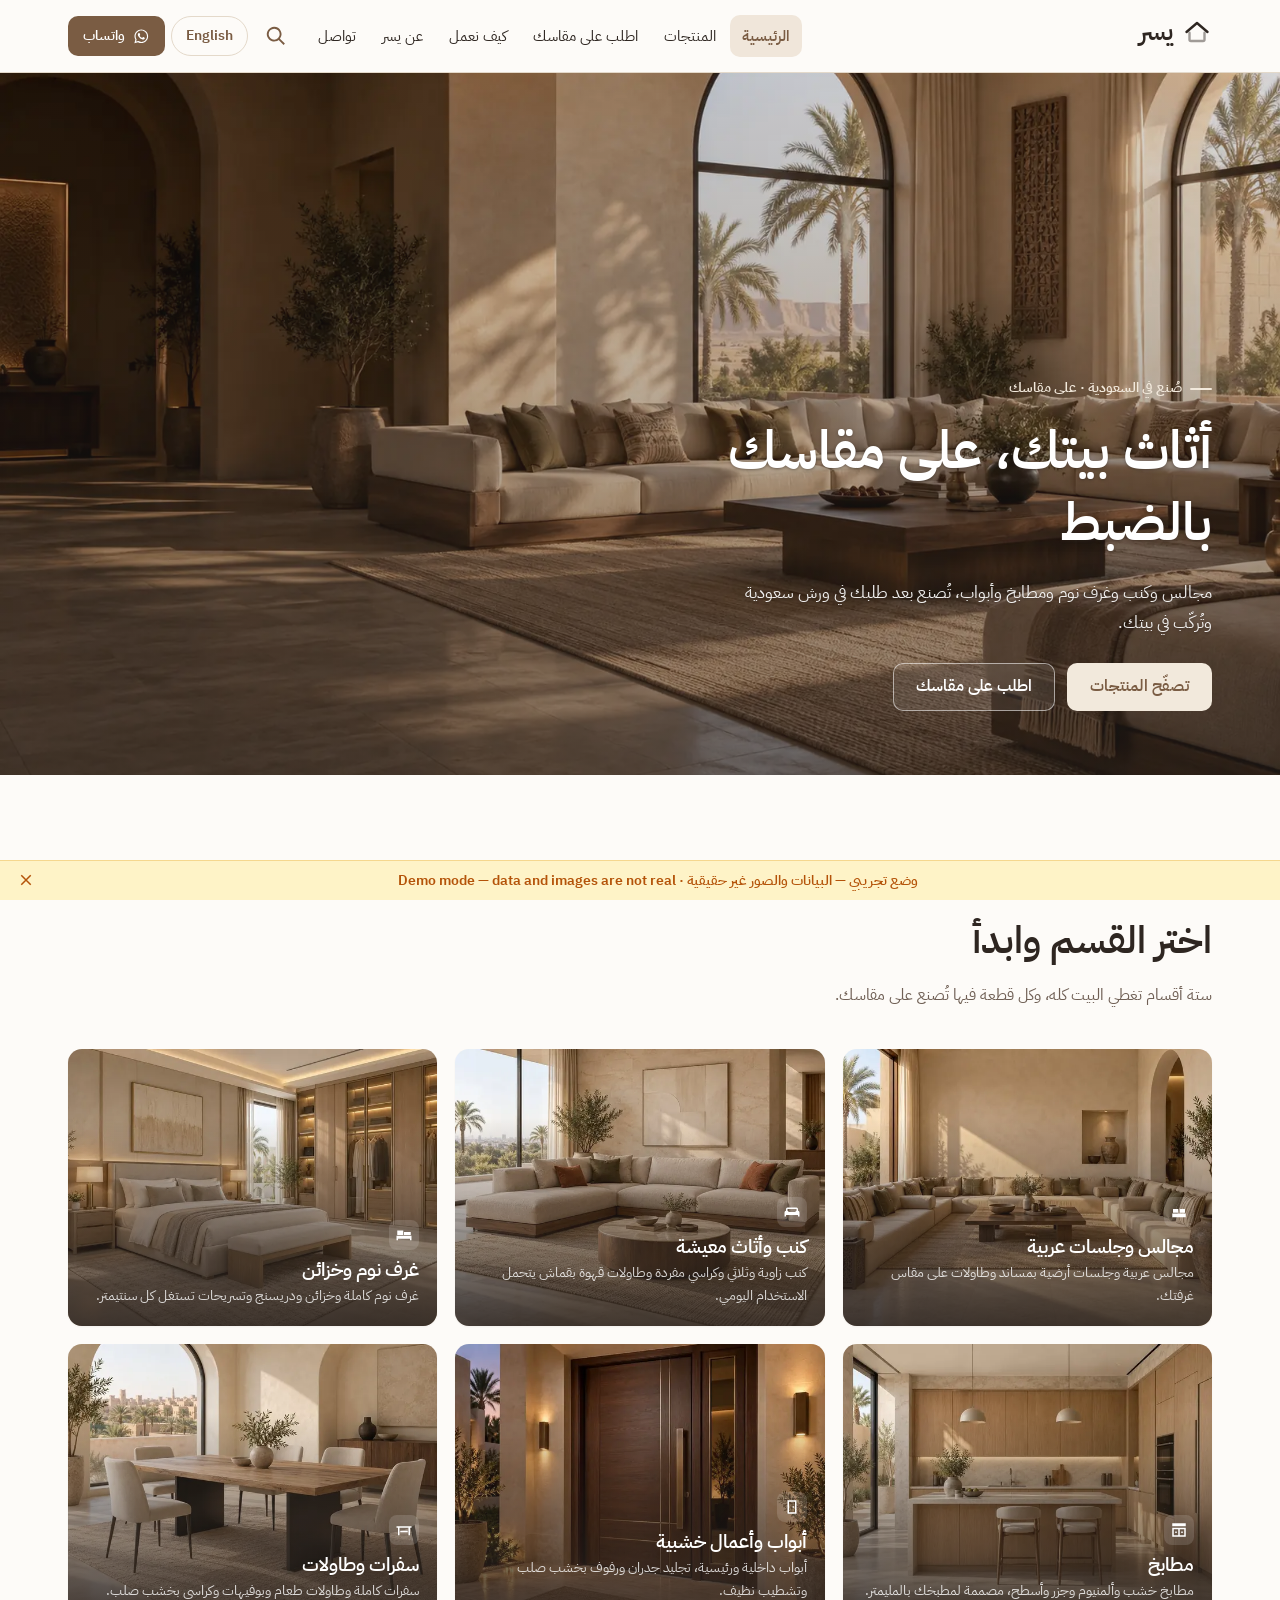
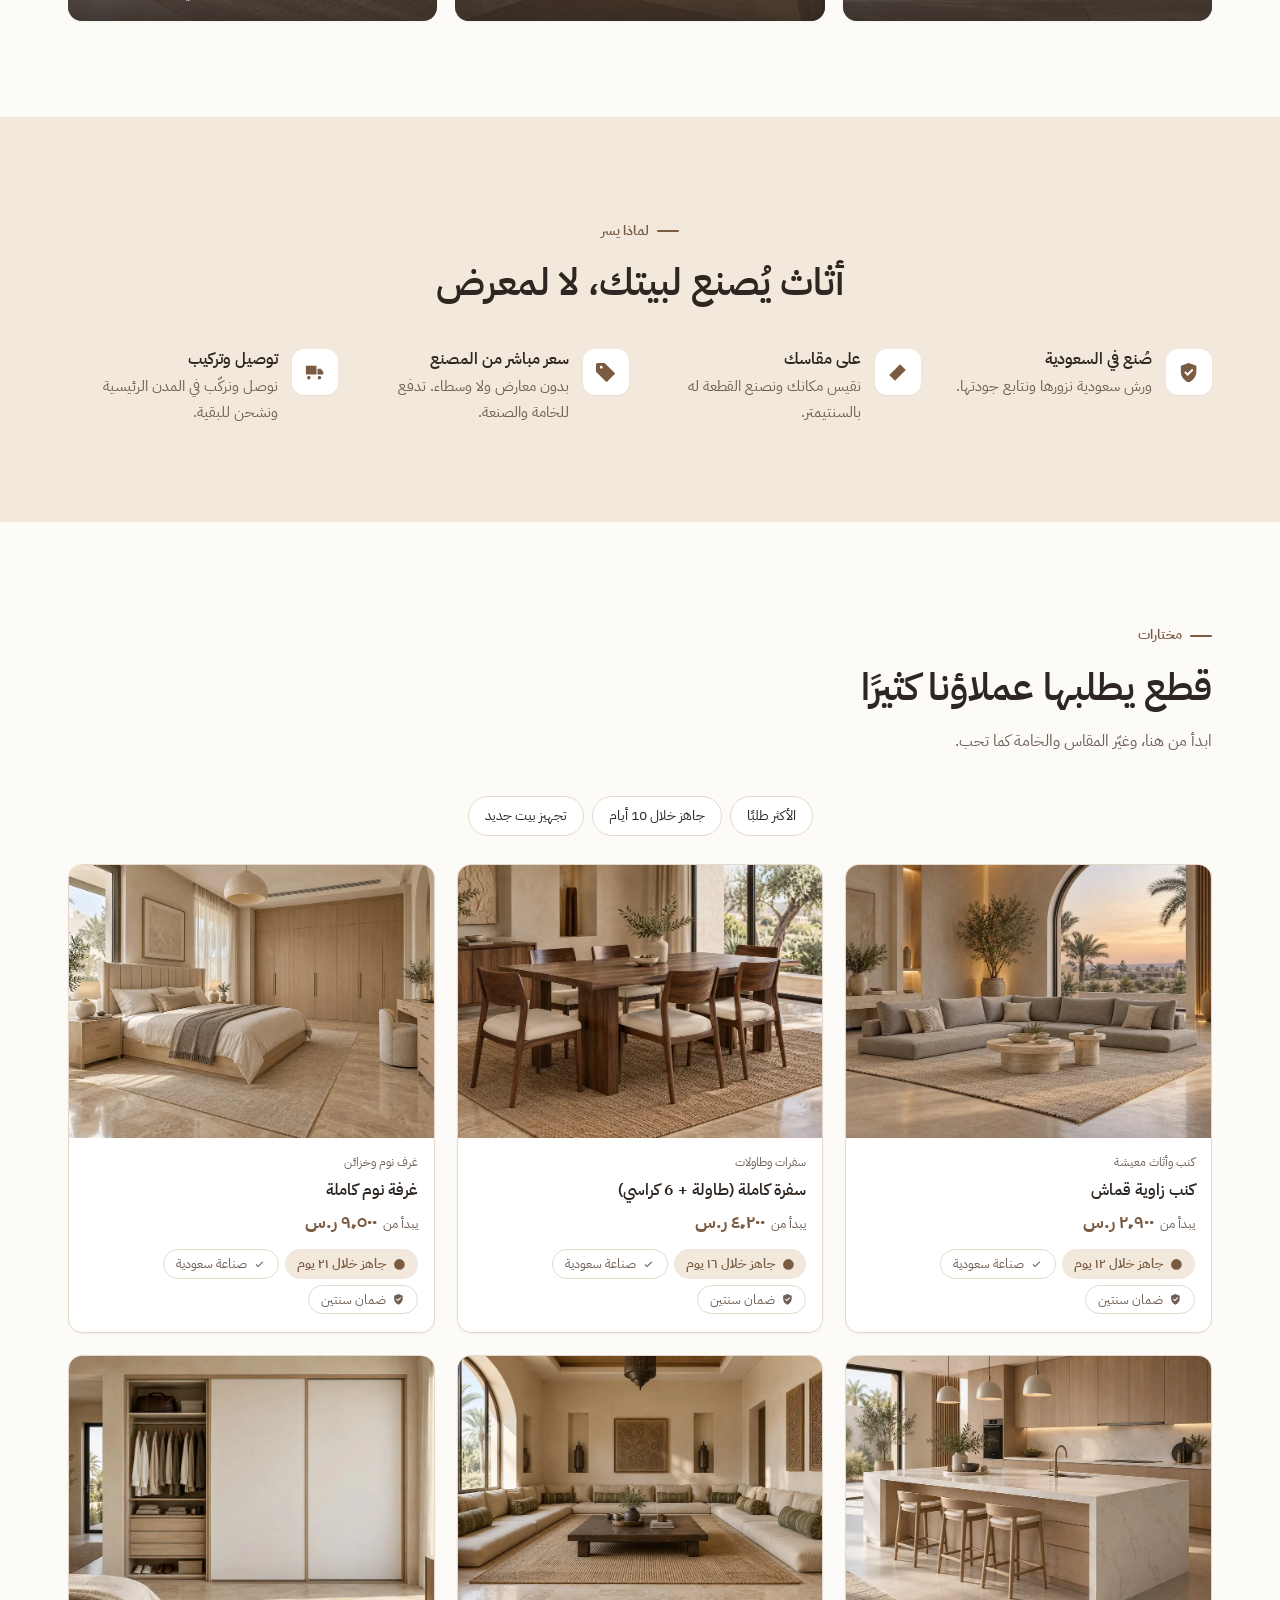
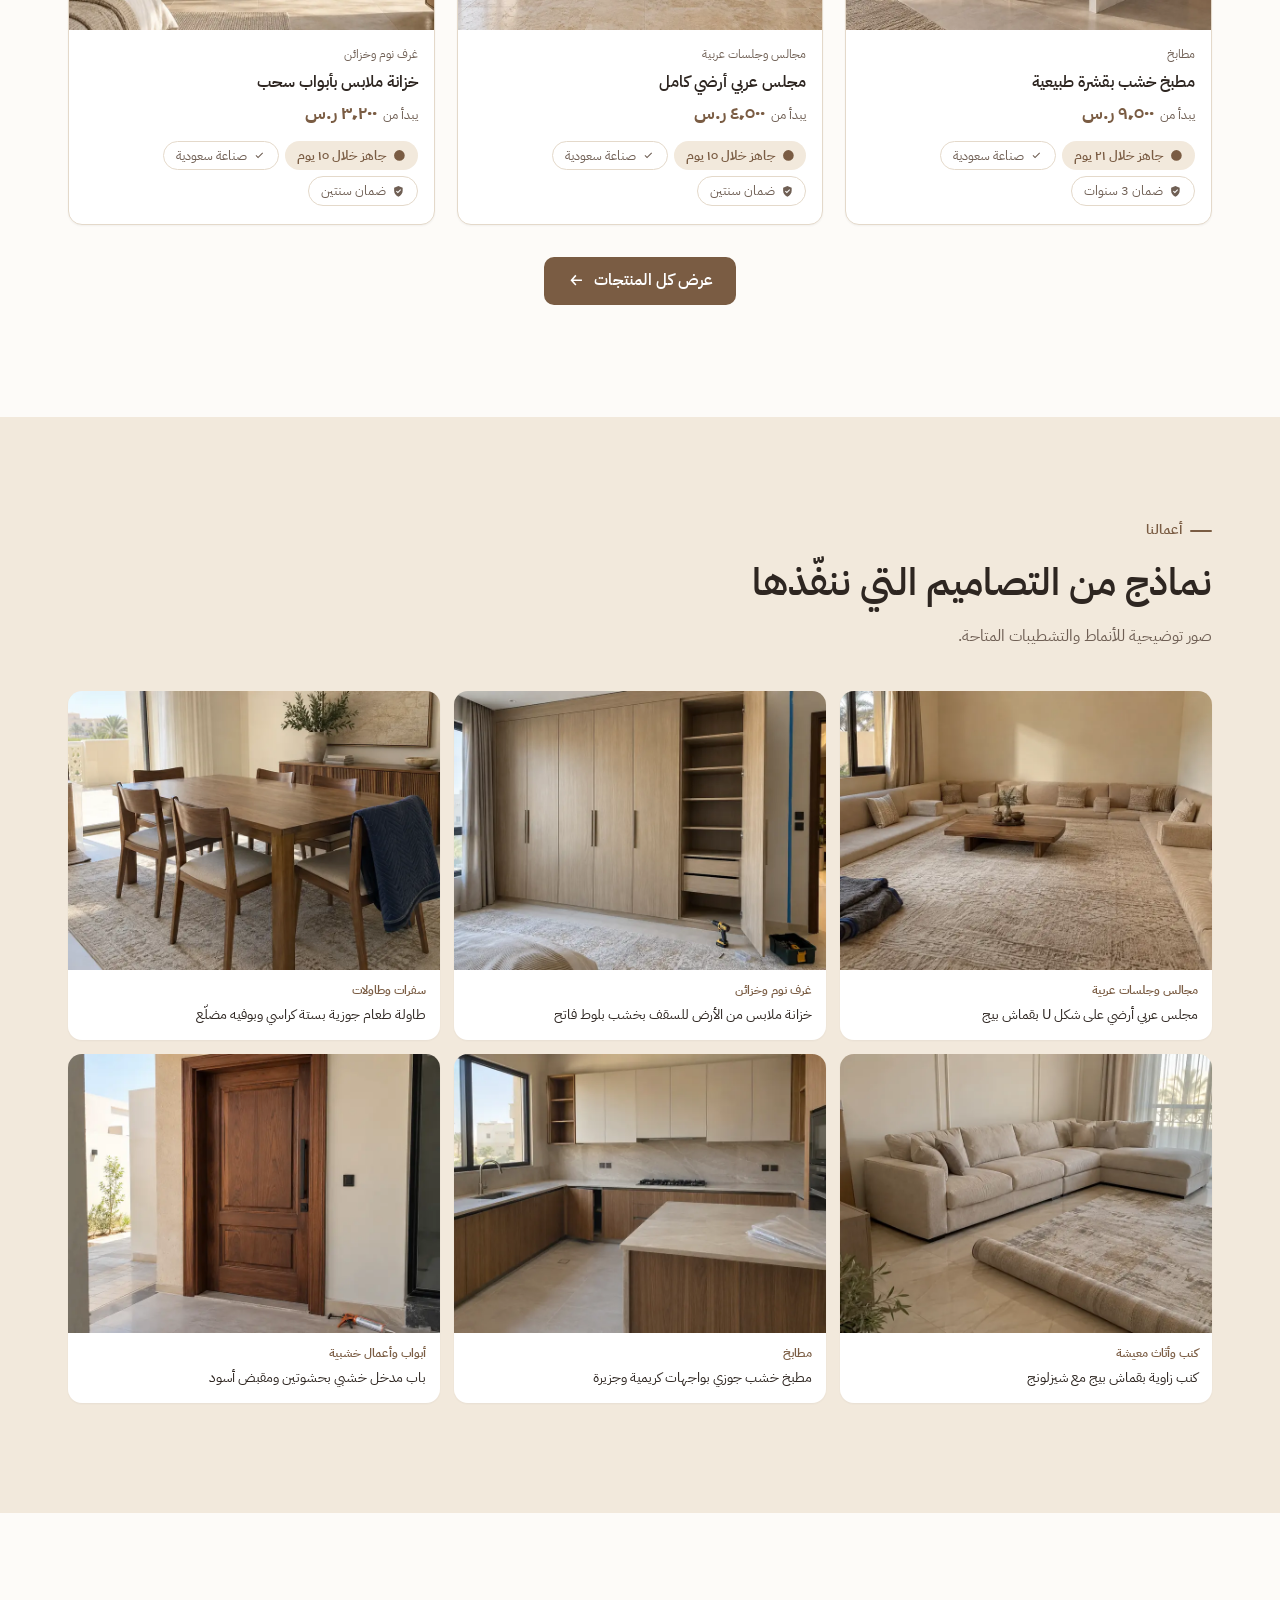
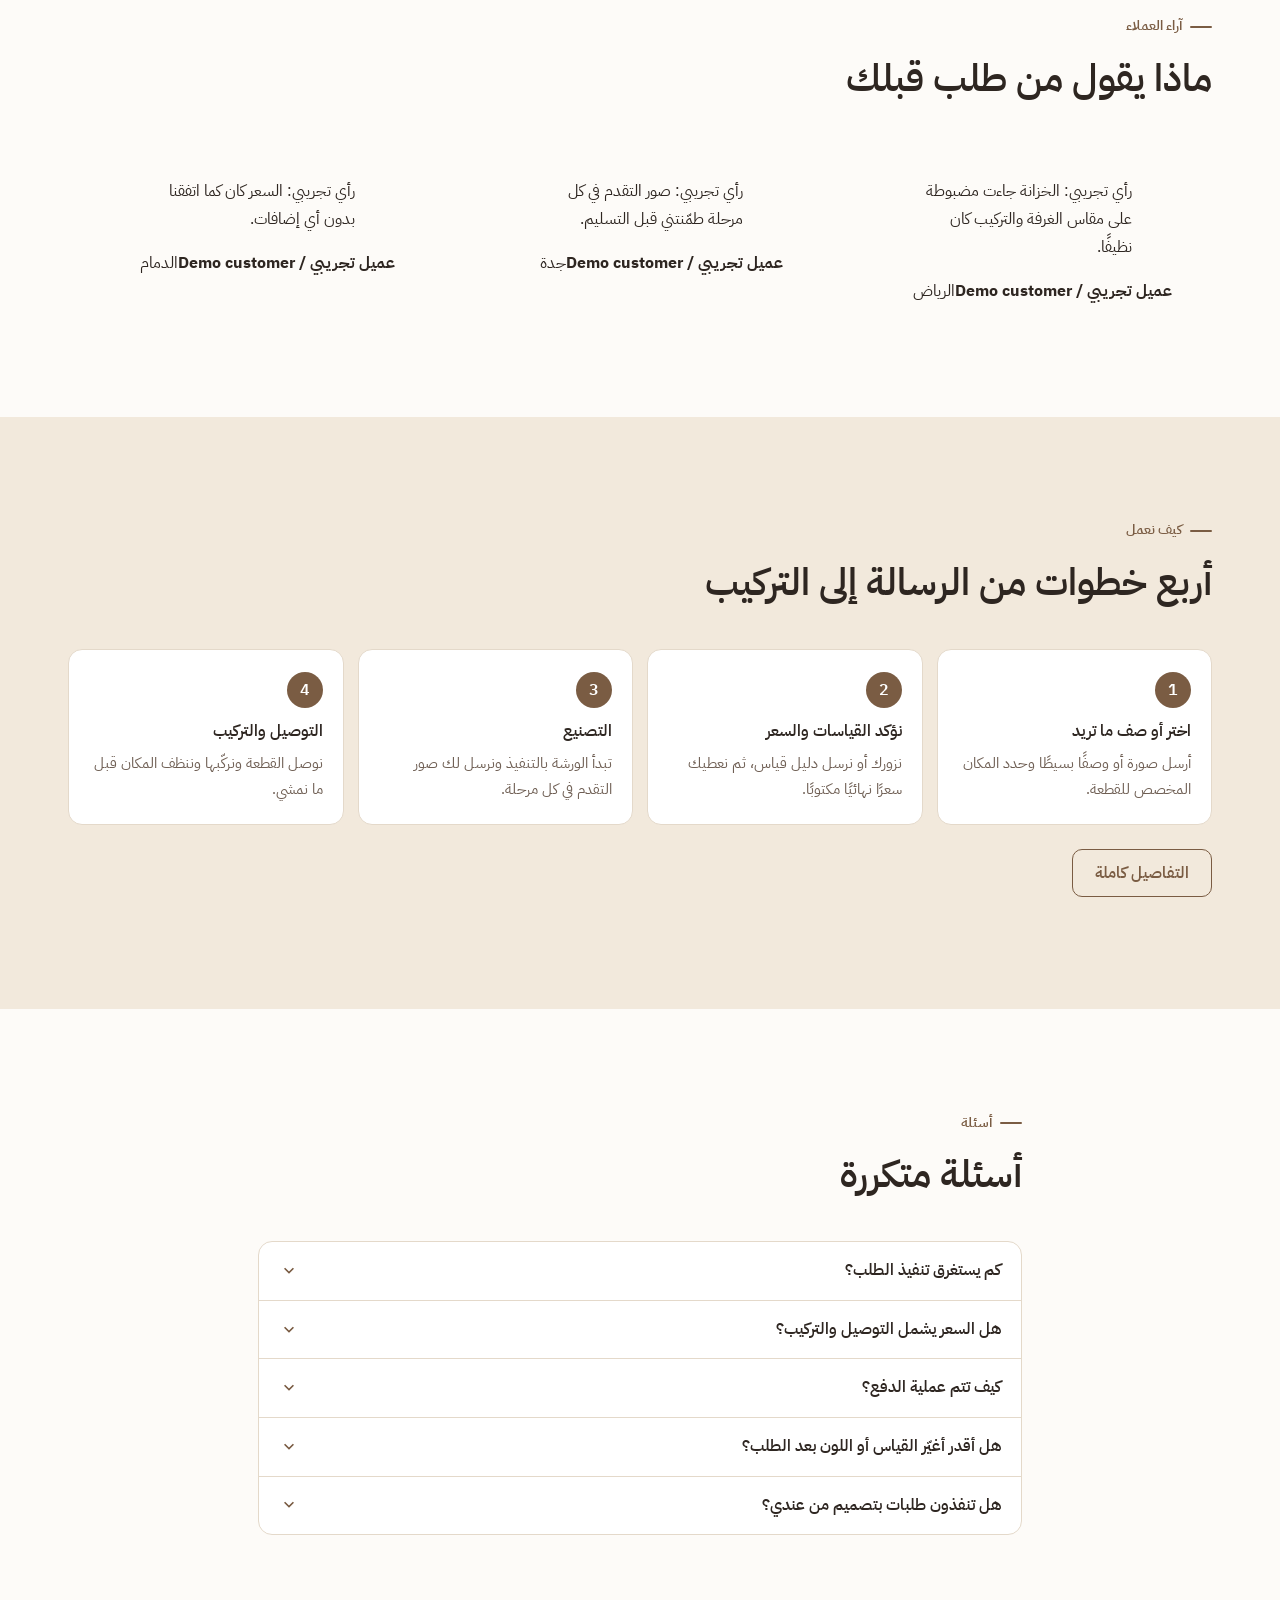
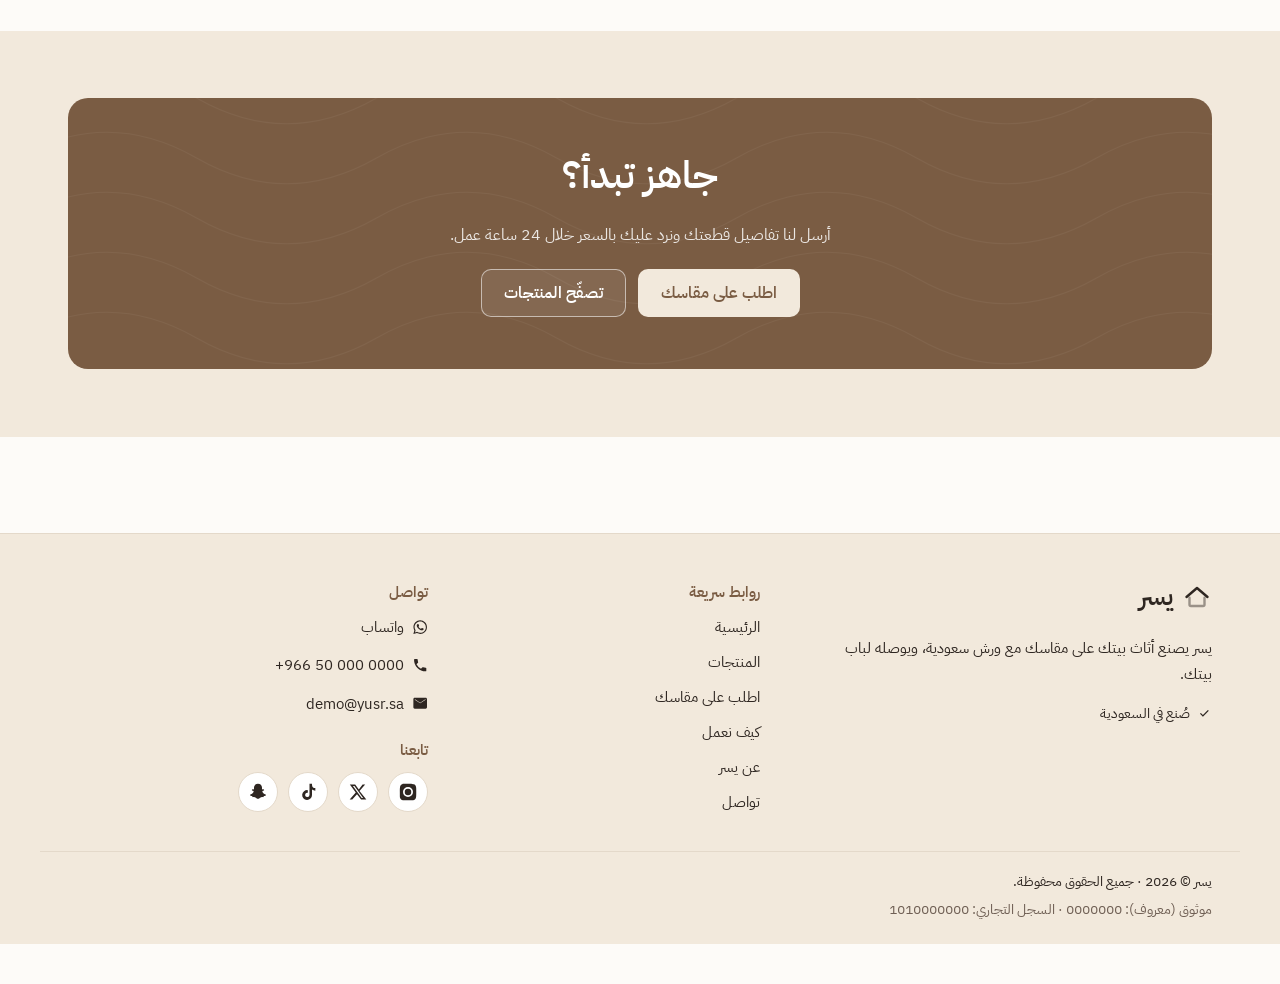
<file: index.html>
<!doctype html>
<html lang="ar" dir="rtl" class="pre">
<head>
<meta charset="utf-8">
<meta name="viewport" content="width=device-width, initial-scale=1">
<title>يسر | أثاث ومجالس وخزائن ومطابخ على مقاسك في السعودية</title>
<meta name="description" content="يسر يصنع أثاثك ومجلسك وخزائنك ومطبخك وأبوابك على مقاسك مع ورش سعودية، بسعر مباشر من المصنع وتوصيل لكل المملكة.">
<meta name="theme-color" content="#7A5C43">
<meta property="og:type" content="website">
<meta property="og:site_name" content="يسر | Yusr">
<meta property="og:url" content="https://yasser1164-ux.github.io/yusr/">
<meta property="og:image" content="https://yasser1164-ux.github.io/yusr/assets/logo.svg">
<meta name="twitter:card" content="summary">
<link rel="canonical" href="https://yasser1164-ux.github.io/yusr/">
<link rel="icon" type="image/svg+xml" href="assets/favicon.svg">
<link rel="preconnect" href="https://fonts.googleapis.com">
<link rel="preconnect" href="https://fonts.gstatic.com" crossorigin>
<link rel="stylesheet" href="https://fonts.googleapis.com/css2?family=IBM+Plex+Sans+Arabic:wght@400;500;600&family=IBM+Plex+Sans:wght@400;500;600&display=swap" media="print" onload="this.media='all'">
<noscript><link rel="stylesheet" href="https://fonts.googleapis.com/css2?family=IBM+Plex+Sans+Arabic:wght@400;500;600&family=IBM+Plex+Sans:wght@400;500;600&display=swap"></noscript>
<!-- Hero preload: the hero is rendered by JS after data/site.json loads, so the browser
     cannot discover it on its own. Keep this in sync with site.json → hero.image;
     if they ever disagree the only cost is one unused fetch, never a broken image. -->
<link rel="preload" as="image" href="assets/hero.webp" type="image/webp" fetchpriority="high">
<link rel="stylesheet" href="css/styles.css">
<noscript><style>html.pre main > * { visibility: visible; }</style></noscript>
</head>
<body data-page="home" data-async>
<div id="header-slot"></div>

<main id="main">

  <!-- Hero: filled from data/site.json → hero -->
  <section class="hero hero--pattern" id="hero">
    <div class="container hero__content">
      <h1 class="hero__title" data-i18n="brand.tagline"></h1>
    </div>
  </section>

  <!-- Category tiles: data/categories.json -->
  <section class="section" id="categories" data-loading></section>

  <!-- Why Yusr: four compact items -->
  <section class="section" id="why">
    <div class="container">
      <div class="sec-head sec-head--center reveal">
        <p class="eyebrow" data-i18n="home.values.eyebrow"></p>
        <h2 class="sec-head__title" data-i18n="home.values.title"></h2>
      </div>
      <div class="values">
        <div class="value reveal">
          <span class="value__icon"><svg viewBox="0 0 24 24" aria-hidden="true"><path fill="currentColor" d="M12 2 4 5v6c0 5 3.4 9.4 8 11 4.6-1.6 8-6 8-11V5l-8-3Zm-1 13.5-3.5-3.5 1.4-1.4 2.1 2.1 4.6-4.6 1.4 1.4-6 6Z"/></svg></span>
          <div><h3 data-i18n="home.values.a.t"></h3><p data-i18n="home.values.a.d"></p></div>
        </div>
        <div class="value reveal">
          <span class="value__icon"><svg viewBox="0 0 24 24" aria-hidden="true"><path fill="currentColor" d="m3.4 14.6 11.2-11.2 5.9 5.9L9.3 20.5l-5.9-5.9Zm3.4.3 1.4 1.4 1.4-1.4-1.4-1.4 1.4-1.4 1.4 1.4 1.4-1.4-1.4-1.4 1.4-1.4 1.4 1.4 1.4-1.4-1.4-1.4 1.5-1.4 2.8 2.9-8.4 8.4-2.9-2.9Z"/></svg></span>
          <div><h3 data-i18n="home.values.b.t"></h3><p data-i18n="home.values.b.d"></p></div>
        </div>
        <div class="value reveal">
          <span class="value__icon"><svg viewBox="0 0 24 24" aria-hidden="true"><path fill="currentColor" d="M11 2H4a2 2 0 0 0-2 2v7l11 11 9-9L11 2Zm-3.5 6A1.5 1.5 0 1 1 7.5 5a1.5 1.5 0 0 1 0 3Z"/></svg></span>
          <div><h3 data-i18n="home.values.c.t"></h3><p data-i18n="home.values.c.d"></p></div>
        </div>
        <div class="value reveal">
          <span class="value__icon"><svg viewBox="0 0 24 24" aria-hidden="true"><path fill="currentColor" d="M3 5h11v9H3V5Zm12 3h3.5L21 11.5V14h-6V8ZM6.5 19a1.8 1.8 0 1 1 0-3.5 1.8 1.8 0 0 1 0 3.5Zm11 0a1.8 1.8 0 1 1 0-3.5 1.8 1.8 0 0 1 0 3.5Z"/></svg></span>
          <div><h3 data-i18n="home.values.d.t"></h3><p data-i18n="home.values.d.d"></p></div>
        </div>
      </div>
    </div>
  </section>

  <!-- Featured products: data/products.json (featured: true) -->
  <section class="section" id="featured" data-loading></section>

  <!-- Our work: data/gallery.json — hidden while empty -->
  <section class="section" id="work" hidden></section>

  <!-- Testimonials: data/testimonials.json — hidden while empty -->
  <section class="section" id="testimonials" hidden></section>

  <!-- How it works -->
  <section class="section" id="how">
    <div class="container">
      <div class="sec-head reveal">
        <p class="eyebrow" data-i18n="home.process.eyebrow"></p>
        <h2 class="sec-head__title" data-i18n="home.process.title"></h2>
      </div>
      <ol class="steps">
        <li class="step reveal"><span class="step__num">1</span><h3 data-i18n="home.process.s1.t"></h3><p data-i18n="home.process.s1.d"></p></li>
        <li class="step reveal"><span class="step__num">2</span><h3 data-i18n="home.process.s2.t"></h3><p data-i18n="home.process.s2.d"></p></li>
        <li class="step reveal"><span class="step__num">3</span><h3 data-i18n="home.process.s3.t"></h3><p data-i18n="home.process.s3.d"></p></li>
        <li class="step reveal"><span class="step__num">4</span><h3 data-i18n="home.process.s4.t"></h3><p data-i18n="home.process.s4.d"></p></li>
      </ol>
      <p class="btn-row reveal" style="margin-block-start:24px">
        <a class="btn btn--ghost" href="how.html"><span data-i18n="home.process.cta"></span></a>
      </p>
    </div>
  </section>

  <!-- FAQ: data/faq.json -->
  <section class="section" id="faq" hidden></section>

  <!-- Final CTA -->
  <section class="section section--tight" id="cta">
    <div class="container">
      <div class="cta-band reveal">
        <h2 data-i18n="home.cta.title"></h2>
        <p data-i18n="home.cta.text"></p>
        <div class="btn-row">
          <a class="btn btn--sand" href="custom.html"><span data-i18n="common.customCta"></span></a>
          <a class="btn btn--ghost-light" href="products.html"><span data-i18n="common.browse"></span></a>
        </div>
      </div>
    </div>
  </section>

</main>

<div id="footer-slot"></div>

<script type="application/ld+json">
{
  "@context": "https://schema.org",
  "@type": "HomeGoodsStore",
  "name": "يسر | Yusr",
  "description": "أثاث ومجالس وخزائن ومطابخ وأبواب على المقاس، صناعة سعودية.",
  "url": "https://yasser1164-ux.github.io/yusr/",
  "areaServed": "SA",
  "address": { "@type": "PostalAddress", "addressCountry": "SA" }
}
</script>

<script type="module" src="js/main.js"></script>
<script type="module" src="js/home.js"></script>
</body>
</html>
</file>
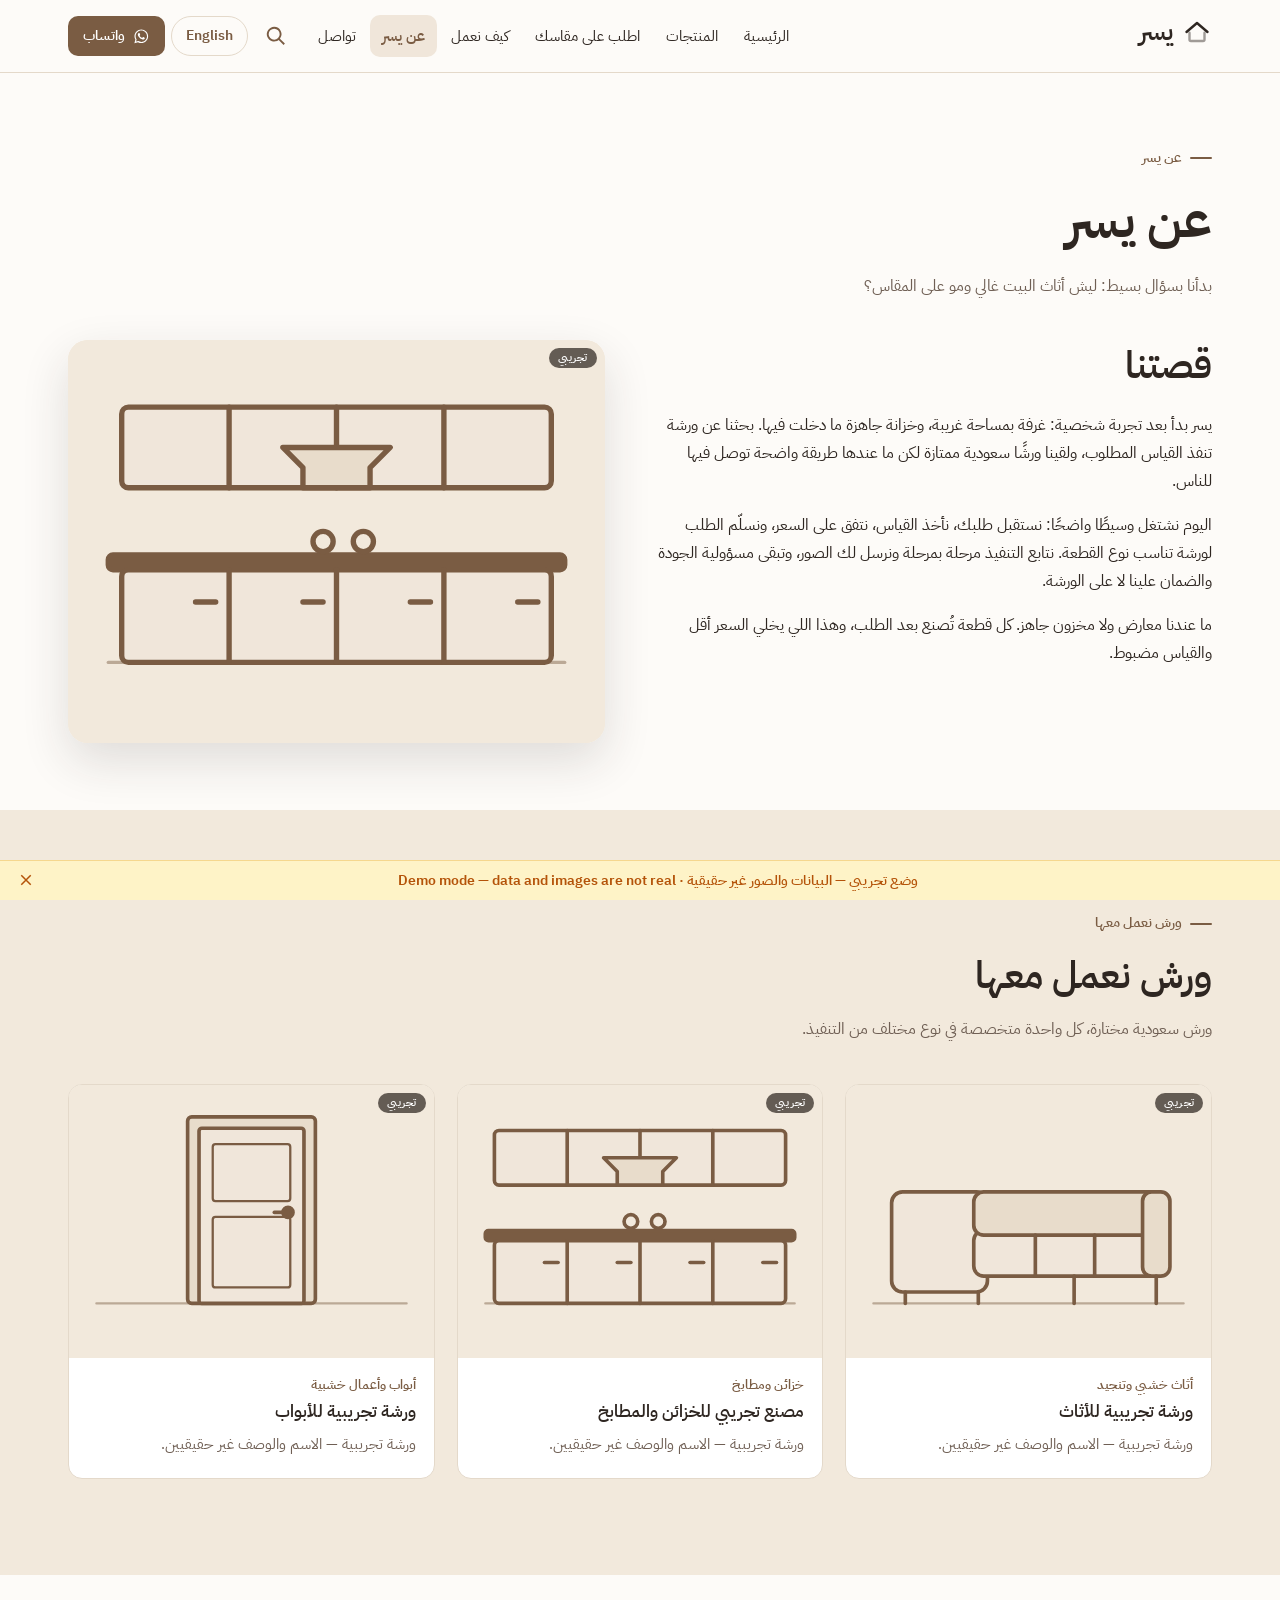
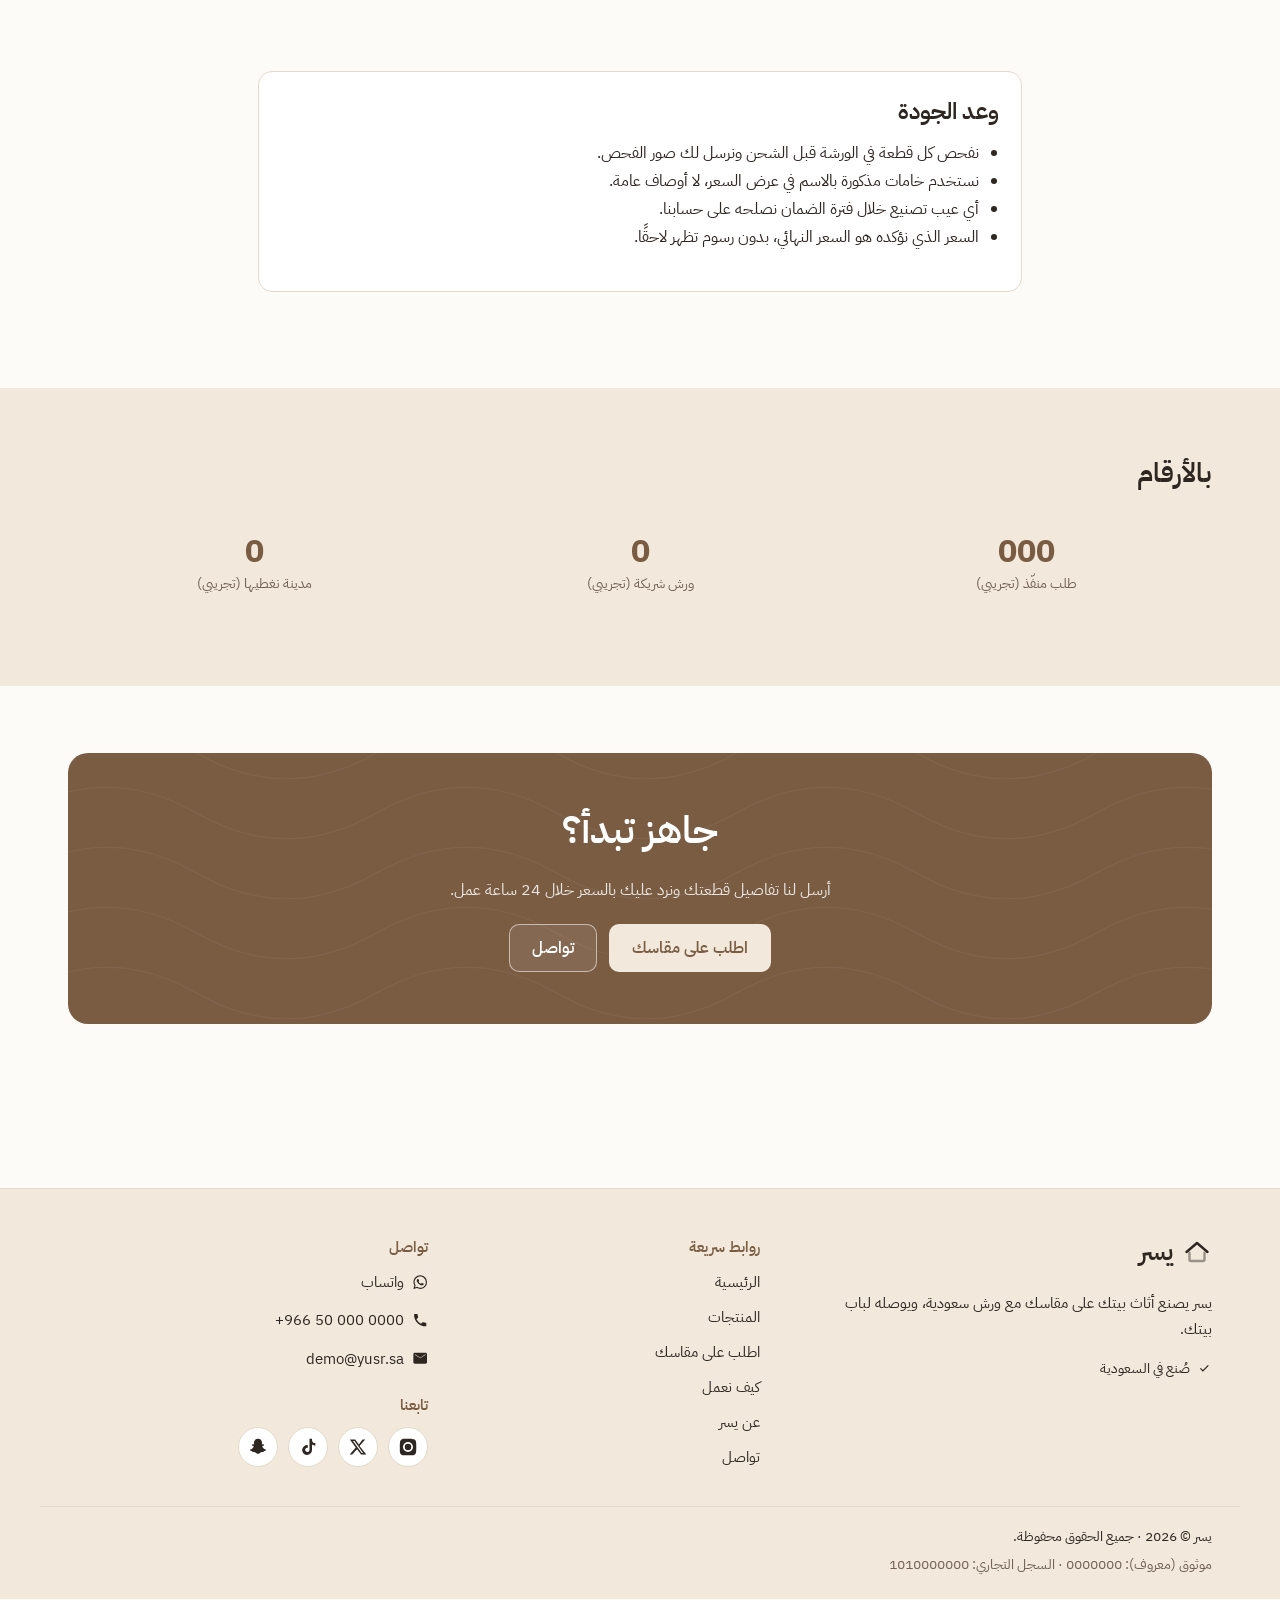
<file: about.html>
<!doctype html>
<html lang="ar" dir="rtl" class="pre">
<head>
<meta charset="utf-8">
<meta name="viewport" content="width=device-width, initial-scale=1">
<title>عن يسر | صناعة سعودية على المقاس</title>
<meta name="description" content="قصة يسر، الورش الشريكة، ووعد الجودة الذي نلتزم به في كل طلب.">
<meta name="theme-color" content="#7A5C43">
<meta property="og:type" content="website">
<meta property="og:site_name" content="يسر | Yusr">
<meta property="og:url" content="https://yasser1164-ux.github.io/yusr/about.html">
<meta property="og:image" content="https://yasser1164-ux.github.io/yusr/assets/logo.svg">
<meta name="twitter:card" content="summary">
<link rel="canonical" href="https://yasser1164-ux.github.io/yusr/about.html">
<link rel="icon" type="image/svg+xml" href="assets/favicon.svg">
<link rel="preconnect" href="https://fonts.googleapis.com">
<link rel="preconnect" href="https://fonts.gstatic.com" crossorigin>
<link rel="stylesheet" href="https://fonts.googleapis.com/css2?family=IBM+Plex+Sans+Arabic:wght@400;500;600&family=IBM+Plex+Sans:wght@400;500;600&display=swap" media="print" onload="this.media='all'">
<noscript><link rel="stylesheet" href="https://fonts.googleapis.com/css2?family=IBM+Plex+Sans+Arabic:wght@400;500;600&family=IBM+Plex+Sans:wght@400;500;600&display=swap"></noscript>
<link rel="stylesheet" href="css/styles.css">
<noscript><style>html.pre main > * { visibility: visible; }</style></noscript>
</head>
<body data-page="about" data-async>
<div id="header-slot"></div>

<main id="main">
  <section class="section section--tight">
    <div class="container">
      <div class="sec-head">
        <p class="eyebrow" data-i18n="nav.about"></p>
        <h1 class="sec-head__title" data-i18n="about.title"></h1>
        <p class="sec-head__text" data-i18n="about.lead"></p>
      </div>
      <div class="two-col">
        <div class="prose reveal">
          <h2 data-i18n="about.storyTitle"></h2>
          <p data-i18n="about.storyP1"></p>
          <p data-i18n="about.storyP2"></p>
          <p data-i18n="about.storyP3"></p>
        </div>
        <div class="media-frame reveal" id="about-media"></div>
      </div>
    </div>
  </section>

  <!-- Partner workshops: data/site.json → partners (hidden while empty) -->
  <section class="section section--sand" id="partners" hidden></section>

  <section class="section">
    <div class="container container--narrow">
      <div class="panel reveal">
        <h2 data-i18n="about.promiseTitle"></h2>
        <ul>
          <li data-i18n="about.promiseList.a"></li>
          <li data-i18n="about.promiseList.b"></li>
          <li data-i18n="about.promiseList.c"></li>
          <li data-i18n="about.promiseList.d"></li>
        </ul>
      </div>
    </div>
  </section>

  <!-- Figures: data/site.json → stats (hidden while empty) -->
  <section class="section section--sand section--tight" id="stats" hidden></section>

  <section class="section section--tight">
    <div class="container">
      <div class="cta-band reveal">
        <h2 data-i18n="home.cta.title"></h2>
        <p data-i18n="home.cta.text"></p>
        <div class="btn-row">
          <a class="btn btn--sand" href="custom.html"><span data-i18n="common.customCta"></span></a>
          <a class="btn btn--ghost-light" href="contact.html"><span data-i18n="nav.contact"></span></a>
        </div>
      </div>
    </div>
  </section>
</main>

<div id="footer-slot"></div>

<script type="module" src="js/main.js"></script>
<script type="module" src="js/info.js"></script>
</body>
</html>
</file>
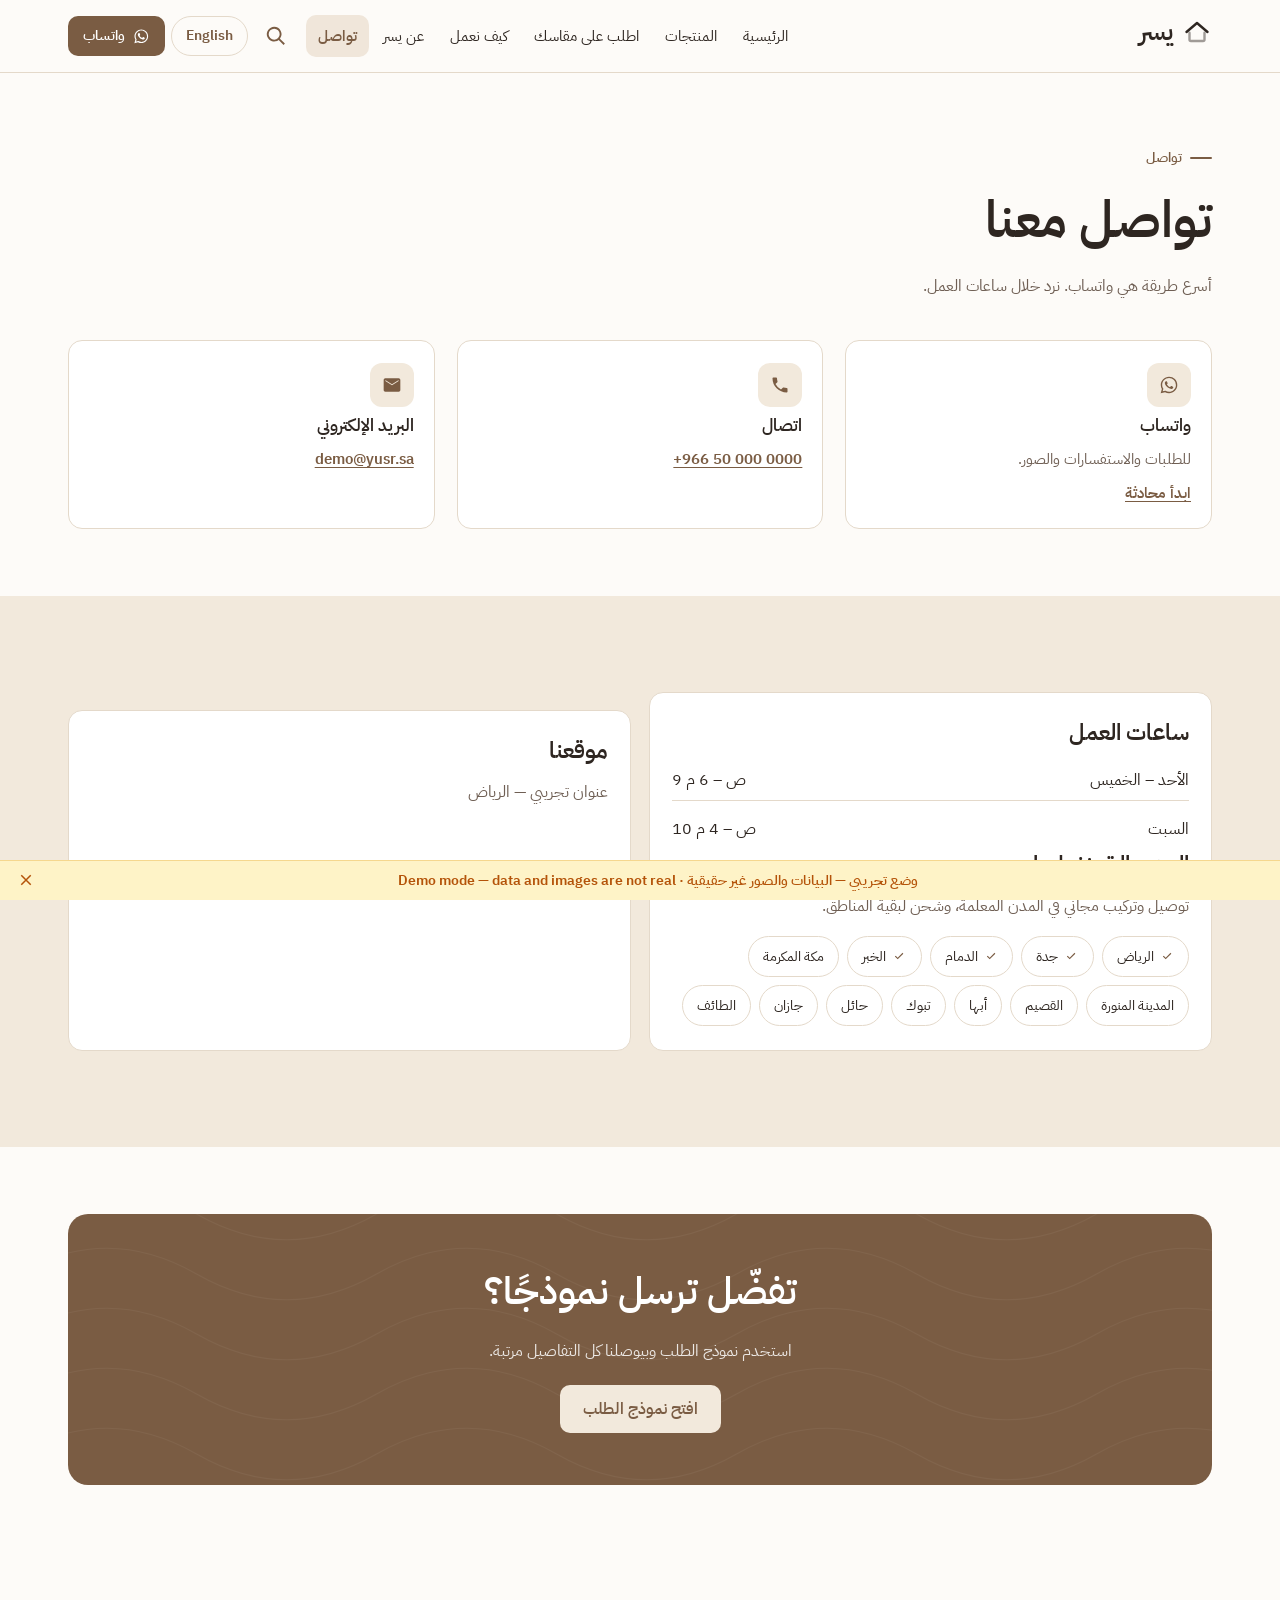
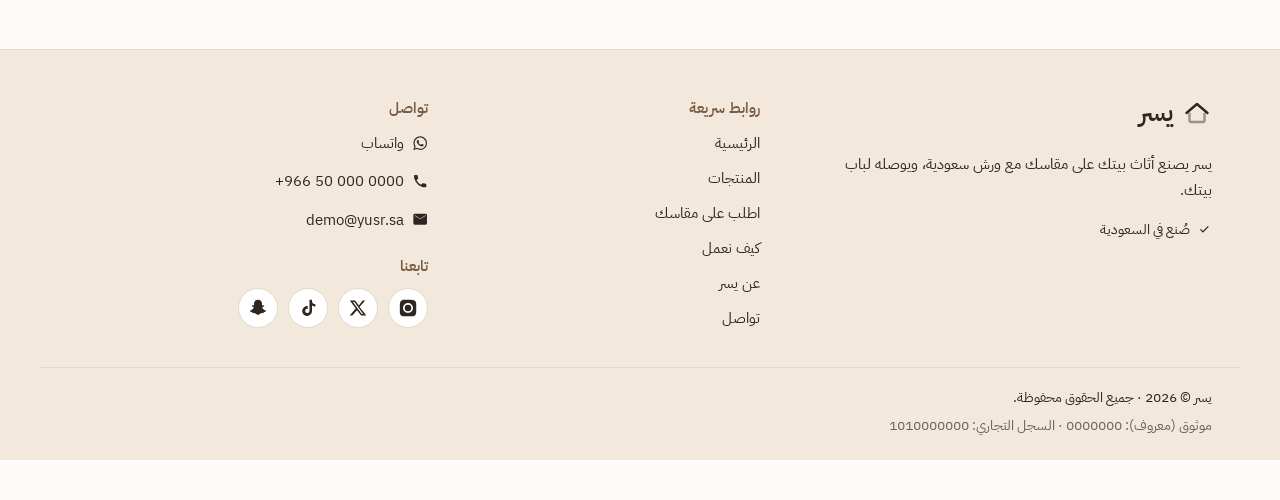
<file: contact.html>
<!doctype html>
<html lang="ar" dir="rtl" class="pre">
<head>
<meta charset="utf-8">
<meta name="viewport" content="width=device-width, initial-scale=1">
<title>تواصل معنا | يسر</title>
<meta name="description" content="واتساب وهاتف وبريد وساعات العمل والمدن التي نغطيها بالتوصيل والتركيب.">
<meta name="theme-color" content="#7A5C43">
<meta property="og:type" content="website">
<meta property="og:site_name" content="يسر | Yusr">
<meta property="og:url" content="https://yasser1164-ux.github.io/yusr/contact.html">
<meta property="og:image" content="https://yasser1164-ux.github.io/yusr/assets/logo.svg">
<meta name="twitter:card" content="summary">
<link rel="canonical" href="https://yasser1164-ux.github.io/yusr/contact.html">
<link rel="icon" type="image/svg+xml" href="assets/favicon.svg">
<link rel="preconnect" href="https://fonts.googleapis.com">
<link rel="preconnect" href="https://fonts.gstatic.com" crossorigin>
<link rel="stylesheet" href="https://fonts.googleapis.com/css2?family=IBM+Plex+Sans+Arabic:wght@400;500;600&family=IBM+Plex+Sans:wght@400;500;600&display=swap" media="print" onload="this.media='all'">
<noscript><link rel="stylesheet" href="https://fonts.googleapis.com/css2?family=IBM+Plex+Sans+Arabic:wght@400;500;600&family=IBM+Plex+Sans:wght@400;500;600&display=swap"></noscript>
<link rel="stylesheet" href="css/styles.css">
<noscript><style>html.pre main > * { visibility: visible; }</style></noscript>
</head>
<body data-page="contact" data-async>
<div id="header-slot"></div>

<main id="main">
  <section class="section section--tight">
    <div class="container">
      <div class="sec-head">
        <p class="eyebrow" data-i18n="nav.contact"></p>
        <h1 class="sec-head__title" data-i18n="contact.title"></h1>
        <p class="sec-head__text" data-i18n="contact.lead"></p>
      </div>
      <!-- Contact cards: data/site.json → contact (only channels with a value are shown) -->
      <div class="grid grid--3" id="contact-cards"></div>
    </div>
  </section>

  <section class="section section--sand">
    <div class="container">
      <div class="grid grid--2">
        <div class="panel reveal">
          <div id="hours-panel" hidden>
            <h2 data-i18n="contact.hoursTitle"></h2>
            <ul class="hours" id="hours-list"></ul>
          </div>
          <div id="coverage-panel">
            <h2 data-i18n="contact.coverageTitle"></h2>
            <p class="muted" data-i18n="contact.coverageText"></p>
            <ul class="coverage" id="coverage-list"></ul>
          </div>
        </div>
        <div class="panel reveal" id="map-panel" hidden>
          <h2 data-i18n="contact.mapTitle"></h2>
          <p class="muted" id="address-line"></p>
          <div class="map-frame" id="map-frame" hidden></div>
        </div>
      </div>
    </div>
  </section>

  <section class="section section--tight">
    <div class="container">
      <div class="cta-band reveal">
        <h2 data-i18n="contact.formTitle"></h2>
        <p data-i18n="contact.formText"></p>
        <div class="btn-row">
          <a class="btn btn--sand" href="custom.html"><span data-i18n="contact.formCta"></span></a>
        </div>
      </div>
    </div>
  </section>
</main>

<div id="footer-slot"></div>

<script type="module" src="js/main.js"></script>
<script type="module" src="js/info.js"></script>
</body>
</html>
</file>
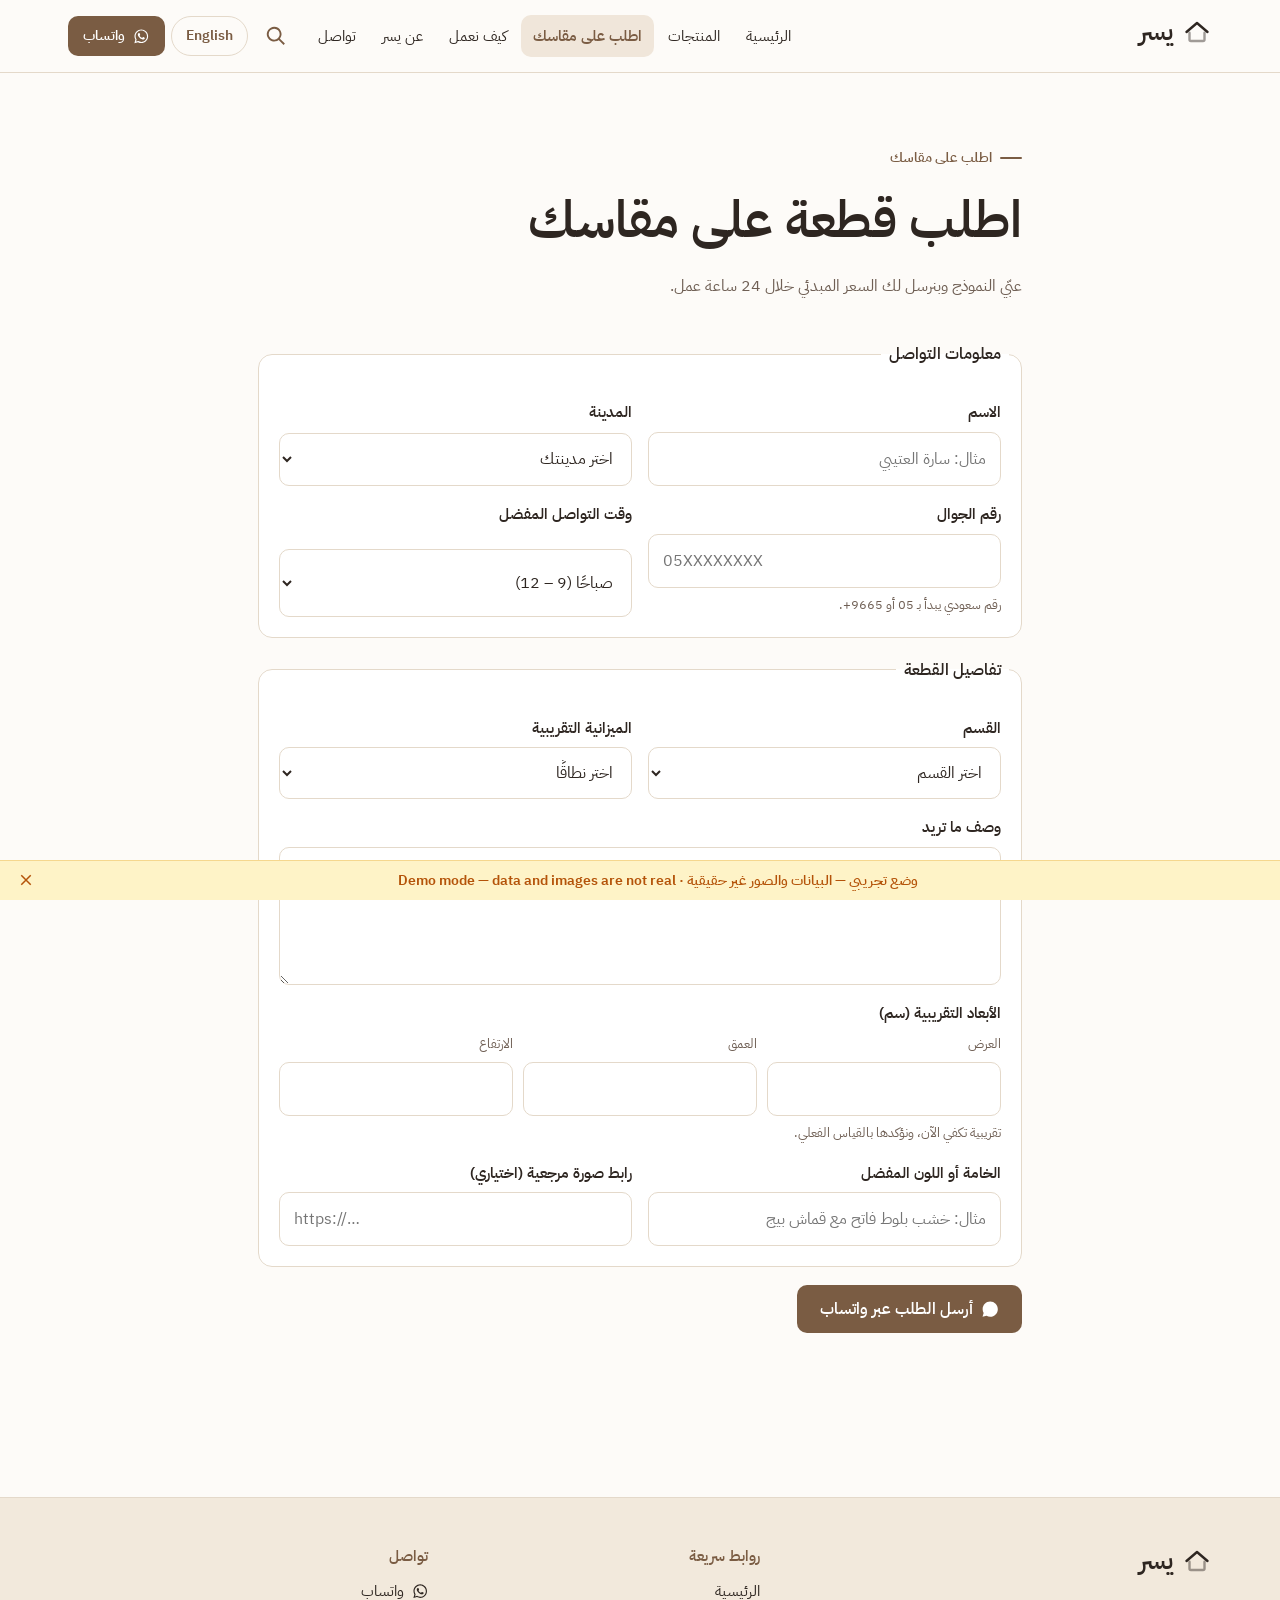
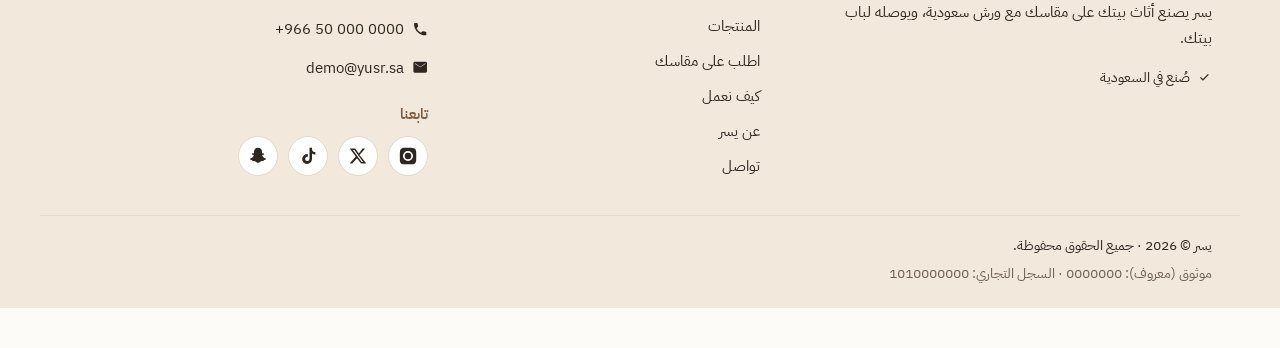
<file: custom.html>
<!doctype html>
<html lang="ar" dir="rtl" class="pre">
<head>
<meta charset="utf-8">
<meta name="viewport" content="width=device-width, initial-scale=1">
<title>اطلب على مقاسك | يسر</title>
<meta name="description" content="أرسل قياساتك وتفاصيل القطعة التي تريدها، ونرد عليك بالسعر خلال 24 ساعة عمل.">
<meta name="theme-color" content="#7A5C43">
<meta property="og:type" content="website">
<meta property="og:site_name" content="يسر | Yusr">
<meta property="og:url" content="https://yasser1164-ux.github.io/yusr/custom.html">
<meta property="og:image" content="https://yasser1164-ux.github.io/yusr/assets/logo.svg">
<meta name="twitter:card" content="summary">
<link rel="canonical" href="https://yasser1164-ux.github.io/yusr/custom.html">
<link rel="icon" type="image/svg+xml" href="assets/favicon.svg">
<link rel="preconnect" href="https://fonts.googleapis.com">
<link rel="preconnect" href="https://fonts.gstatic.com" crossorigin>
<link rel="stylesheet" href="https://fonts.googleapis.com/css2?family=IBM+Plex+Sans+Arabic:wght@400;500;600&family=IBM+Plex+Sans:wght@400;500;600&display=swap" media="print" onload="this.media='all'">
<noscript><link rel="stylesheet" href="https://fonts.googleapis.com/css2?family=IBM+Plex+Sans+Arabic:wght@400;500;600&family=IBM+Plex+Sans:wght@400;500;600&display=swap"></noscript>
<link rel="stylesheet" href="css/styles.css">
<noscript><style>html.pre main > * { visibility: visible; }</style></noscript>
</head>
<body data-page="custom" data-async>
<div id="header-slot"></div>

<main id="main">
  <section class="section section--tight">
    <div class="container container--narrow">
      <div class="sec-head">
        <p class="eyebrow" data-i18n="nav.custom"></p>
        <h1 class="sec-head__title" data-i18n="custom.title"></h1>
        <p class="sec-head__text" data-i18n="custom.lead"></p>
      </div>

      <div class="notice" id="prefill-notice" hidden style="margin-block-end:16px">
        <p><span data-i18n="custom.prefilled"></span> <strong id="prefill-product"></strong></p>
      </div>

      <div class="notice notice--warn" id="form-error-summary" role="alert" hidden style="margin-block-end:16px">
        <p data-i18n="custom.errorSummary"></p>
      </div>

      <form class="form" id="request-form" novalidate>
        <fieldset class="form__section">
          <legend data-i18n="custom.section1"></legend>
          <div class="form__grid">
            <p class="field">
              <label class="field__label" for="f-name" data-i18n="form.name"></label>
              <input class="field__input" type="text" id="f-name" name="name" autocomplete="name" required aria-describedby="e-name" data-i18n-attr="placeholder:form.namePh">
              <span class="field__error" id="e-name" hidden></span>
            </p>
            <p class="field">
              <label class="field__label" for="f-city" data-i18n="form.city"></label>
              <select class="field__input" id="f-city" name="city" required aria-describedby="e-city"></select>
              <span class="field__error" id="e-city" hidden></span>
            </p>
            <p class="field">
              <label class="field__label" for="f-phone" data-i18n="form.phone"></label>
              <input class="field__input" type="tel" id="f-phone" name="phone" inputmode="tel" dir="ltr" autocomplete="tel" required aria-describedby="h-phone e-phone" data-i18n-attr="placeholder:form.phonePh">
              <span class="field__hint" id="h-phone" data-i18n="form.phoneHint"></span>
              <span class="field__error" id="e-phone" hidden></span>
            </p>
            <p class="field">
              <label class="field__label" for="f-time" data-i18n="form.contactTime"></label>
              <select class="field__input" id="f-time" name="time"></select>
            </p>
          </div>
        </fieldset>

        <fieldset class="form__section">
          <legend data-i18n="custom.section2"></legend>
          <div class="form__grid">
            <p class="field">
              <label class="field__label" for="f-category" data-i18n="form.category"></label>
              <select class="field__input" id="f-category" name="category" required aria-describedby="e-category"></select>
              <span class="field__error" id="e-category" hidden></span>
            </p>
            <p class="field">
              <label class="field__label" for="f-budget" data-i18n="form.budget"></label>
              <select class="field__input" id="f-budget" name="budget"></select>
            </p>
            <p class="field field--full">
              <label class="field__label" for="f-description" data-i18n="form.description"></label>
              <textarea class="field__input" id="f-description" name="description" rows="4" required aria-describedby="e-description" data-i18n-attr="placeholder:form.descriptionPh"></textarea>
              <span class="field__error" id="e-description" hidden></span>
            </p>
            <div class="field field--full">
              <span class="field__label" id="dims-label" data-i18n="form.dims"></span>
              <div class="dims" role="group" aria-labelledby="dims-label">
                <span class="field"><label class="field__label" for="f-width" data-i18n="form.width"></label><input class="field__input" type="number" id="f-width" name="width" min="1" max="3000" inputmode="numeric" dir="ltr"></span>
                <span class="field"><label class="field__label" for="f-depth" data-i18n="form.depth"></label><input class="field__input" type="number" id="f-depth" name="depth" min="1" max="3000" inputmode="numeric" dir="ltr"></span>
                <span class="field"><label class="field__label" for="f-height" data-i18n="form.height"></label><input class="field__input" type="number" id="f-height" name="height" min="1" max="3000" inputmode="numeric" dir="ltr"></span>
              </div>
              <span class="field__hint" data-i18n="form.dimsHint"></span>
            </div>
            <p class="field">
              <label class="field__label" for="f-material" data-i18n="form.materialPref"></label>
              <input class="field__input" type="text" id="f-material" name="material" data-i18n-attr="placeholder:form.materialPh">
            </p>
            <p class="field">
              <label class="field__label" for="f-ref" data-i18n="form.ref"></label>
              <input class="field__input" type="url" id="f-ref" name="ref" dir="ltr" aria-describedby="e-ref" data-i18n-attr="placeholder:form.refPh">
              <span class="field__error" id="e-ref" hidden></span>
            </p>
          </div>
        </fieldset>

        <div class="form__actions">
          <button type="submit" class="btn btn--primary">
            <svg viewBox="0 0 24 24" aria-hidden="true"><path fill="currentColor" d="M12.04 2C6.58 2 2.13 6.45 2.13 11.91c0 1.75.46 3.45 1.32 4.95L2 22l5.25-1.38a9.9 9.9 0 0 0 4.79 1.22c5.46 0 9.91-4.45 9.91-9.91 0-2.65-1.03-5.14-2.9-7.01A9.82 9.82 0 0 0 12.04 2Zm4.52 12c-.25-.12-1.47-.72-1.69-.81-.23-.08-.39-.12-.56.13-.16.24-.64.8-.79.97-.14.16-.29.18-.54.06-.25-.12-1.05-.39-1.99-1.23-.74-.66-1.23-1.47-1.38-1.71-.14-.25-.01-.38.11-.5.11-.11.25-.29.37-.43.12-.15.16-.25.25-.41.08-.17.04-.31-.02-.43-.06-.12-.56-1.34-.76-1.84-.2-.48-.4-.42-.56-.43h-.47c-.17 0-.43.06-.66.31-.22.25-.87.85-.87 2.07s.9 2.4 1.02 2.56c.12.17 1.76 2.67 4.25 3.74.6.26 1.06.41 1.42.52.6.19 1.14.16 1.57.1.48-.07 1.47-.6 1.68-1.18.21-.58.21-1.08.15-1.18-.06-.11-.23-.17-.48-.29Z"/></svg>
            <span id="submit-label" data-i18n="custom.submit"></span>
          </button>
        </div>
      </form>

      <div class="success" id="form-success" hidden>
        <span class="success__icon"><svg viewBox="0 0 24 24" aria-hidden="true"><path fill="currentColor" d="M9.5 17.2 4.8 12.5l1.4-1.4 3.3 3.3 8-8 1.4 1.4-9.4 9.4Z"/></svg></span>
        <h2 tabindex="-1" data-i18n="custom.successTitle"></h2>
        <p id="success-text" data-i18n="custom.successWa"></p>
        <textarea id="message-preview" readonly rows="10" hidden aria-label="message"></textarea>
        <div class="btn-row">
          <a class="btn btn--primary" id="success-wa" href="#" target="_blank" rel="noopener" hidden><span data-i18n="custom.openWa"></span></a>
          <button type="button" class="btn btn--primary" id="success-copy" hidden>
            <svg viewBox="0 0 24 24" aria-hidden="true"><path fill="currentColor" d="M8 4h10a2 2 0 0 1 2 2v10h-2V6H8V4Zm-4 4h10a2 2 0 0 1 2 2v10H4V8Zm2 2v8h8v-8H6Z"/></svg>
            <span data-i18n="common.copy"></span>
          </button>
          <a class="btn btn--ghost" id="success-mail" href="#" hidden><span data-i18n="custom.openMail"></span></a>
        </div>
        <p style="margin-block-start:16px">
          <button type="button" class="btn btn--ghost btn--sm" id="form-again"><span data-i18n="custom.again"></span></button>
        </p>
      </div>
    </div>
  </section>
</main>

<div id="footer-slot"></div>

<script type="module" src="js/main.js"></script>
<script type="module" src="js/form.js"></script>
</body>
</html>
</file>
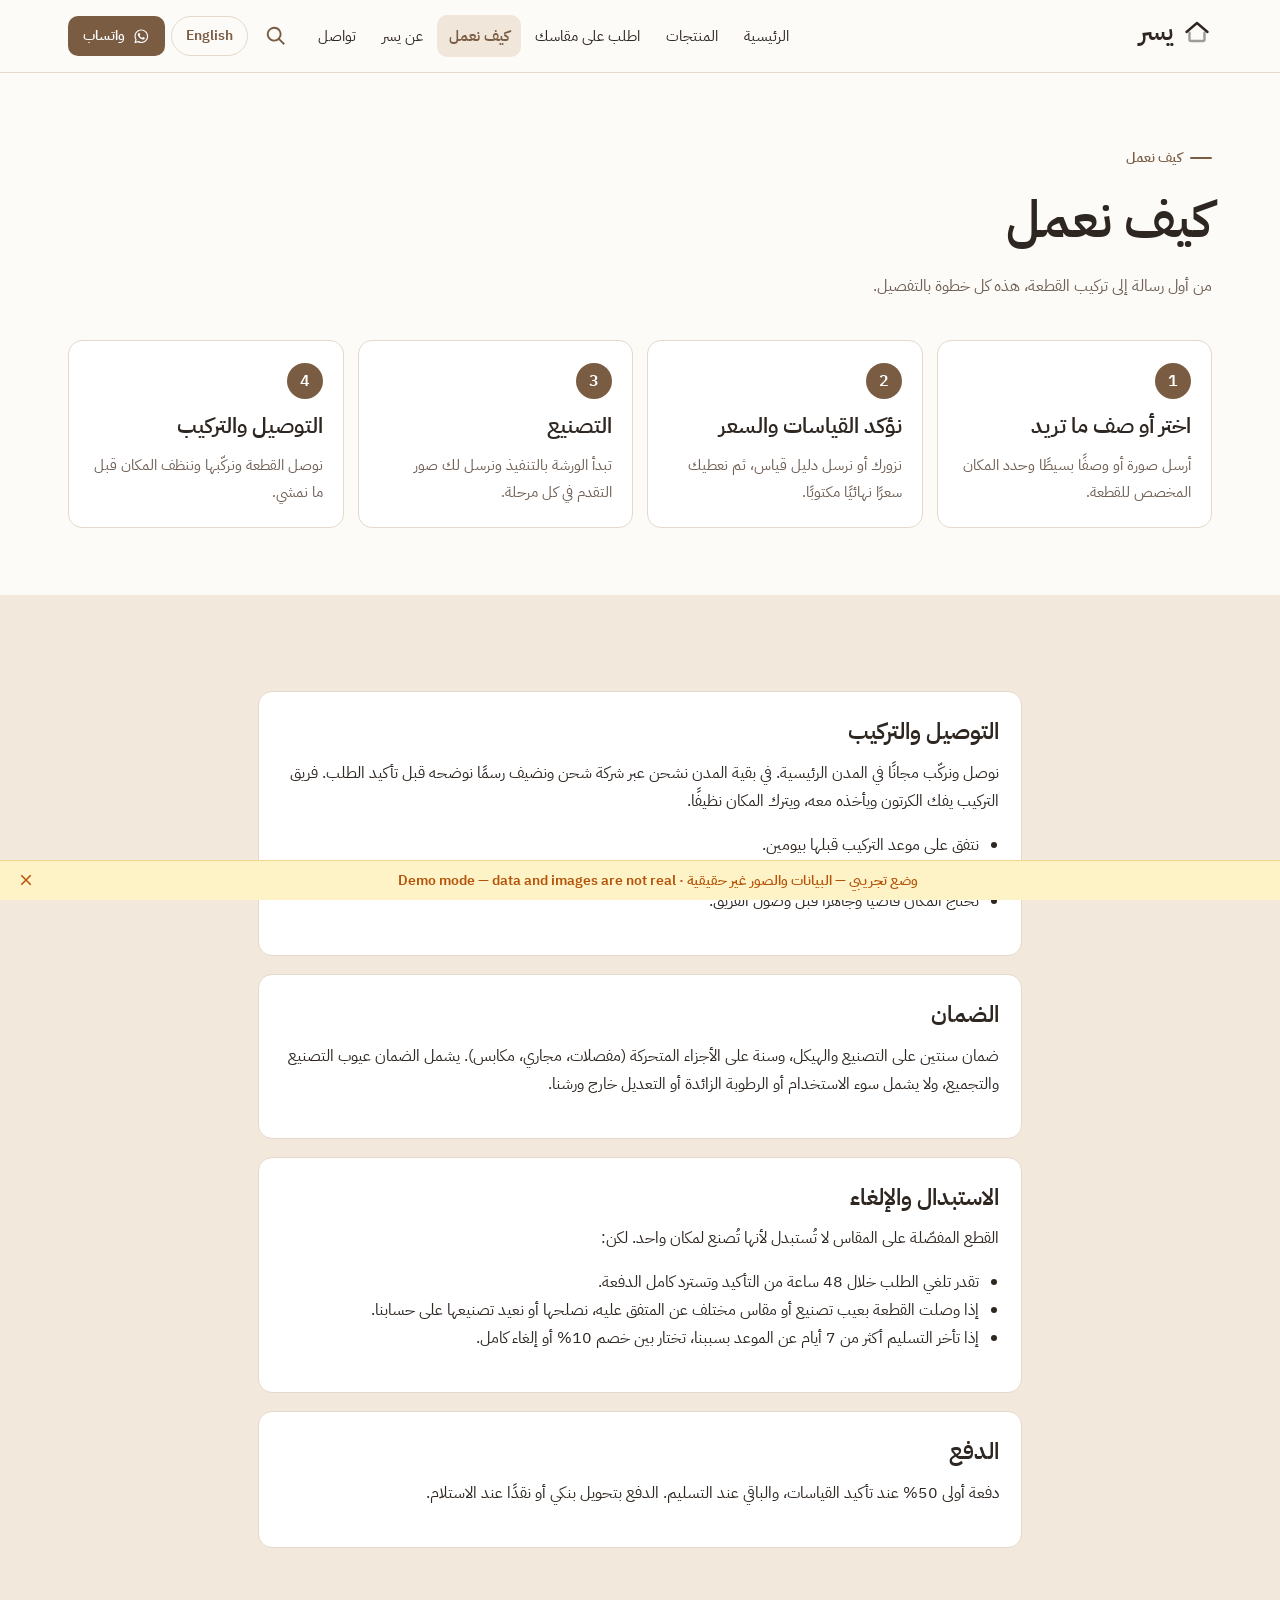
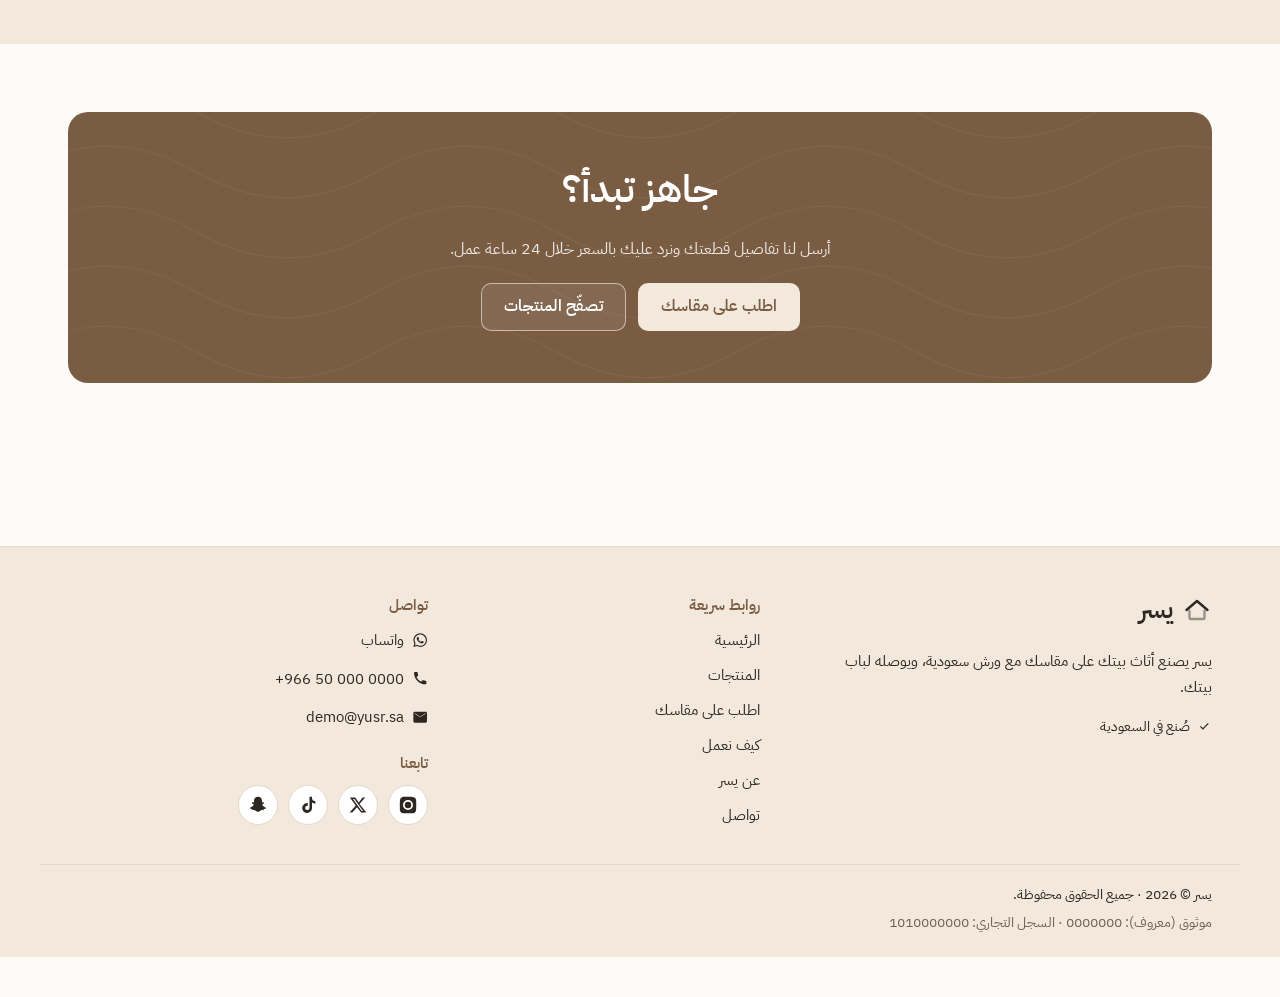
<file: how.html>
<!doctype html>
<html lang="ar" dir="rtl" class="pre">
<head>
<meta charset="utf-8">
<meta name="viewport" content="width=device-width, initial-scale=1">
<title>كيف نعمل | يسر</title>
<meta name="description" content="من الطلب إلى التركيب: الخطوات والتوصيل والضمان وسياسة الإلغاء بوضوح.">
<meta name="theme-color" content="#7A5C43">
<meta property="og:type" content="website">
<meta property="og:site_name" content="يسر | Yusr">
<meta property="og:url" content="https://yasser1164-ux.github.io/yusr/how.html">
<meta property="og:image" content="https://yasser1164-ux.github.io/yusr/assets/logo.svg">
<meta name="twitter:card" content="summary">
<link rel="canonical" href="https://yasser1164-ux.github.io/yusr/how.html">
<link rel="icon" type="image/svg+xml" href="assets/favicon.svg">
<link rel="preconnect" href="https://fonts.googleapis.com">
<link rel="preconnect" href="https://fonts.gstatic.com" crossorigin>
<link rel="stylesheet" href="https://fonts.googleapis.com/css2?family=IBM+Plex+Sans+Arabic:wght@400;500;600&family=IBM+Plex+Sans:wght@400;500;600&display=swap" media="print" onload="this.media='all'">
<noscript><link rel="stylesheet" href="https://fonts.googleapis.com/css2?family=IBM+Plex+Sans+Arabic:wght@400;500;600&family=IBM+Plex+Sans:wght@400;500;600&display=swap"></noscript>
<link rel="stylesheet" href="css/styles.css">
<noscript><style>html.pre main > * { visibility: visible; }</style></noscript>
</head>
<body data-page="how">
<div id="header-slot"></div>

<main id="main">
  <section class="section section--tight">
    <div class="container">
      <div class="sec-head">
        <p class="eyebrow" data-i18n="nav.how"></p>
        <h1 class="sec-head__title" data-i18n="how.title"></h1>
        <p class="sec-head__text" data-i18n="how.lead"></p>
      </div>
      <ol class="steps">
        <li class="step reveal"><span class="step__num">1</span><h2 class="h3" data-i18n="home.process.s1.t"></h2><p data-i18n="home.process.s1.d"></p></li>
        <li class="step reveal"><span class="step__num">2</span><h2 class="h3" data-i18n="home.process.s2.t"></h2><p data-i18n="home.process.s2.d"></p></li>
        <li class="step reveal"><span class="step__num">3</span><h2 class="h3" data-i18n="home.process.s3.t"></h2><p data-i18n="home.process.s3.d"></p></li>
        <li class="step reveal"><span class="step__num">4</span><h2 class="h3" data-i18n="home.process.s4.t"></h2><p data-i18n="home.process.s4.d"></p></li>
      </ol>
    </div>
  </section>

  <section class="section section--sand">
    <div class="container container--narrow">
      <div class="panel reveal">
        <h2 data-i18n="how.deliveryTitle"></h2>
        <p data-i18n="how.deliveryText"></p>
        <ul>
          <li data-i18n="how.deliveryList.a"></li>
          <li data-i18n="how.deliveryList.b"></li>
          <li data-i18n="how.deliveryList.c"></li>
        </ul>
      </div>
      <div class="panel reveal">
        <h2 data-i18n="how.warrantyTitle"></h2>
        <p data-i18n="how.warrantyText"></p>
      </div>
      <div class="panel reveal">
        <h2 data-i18n="how.returnsTitle"></h2>
        <p data-i18n="how.returnsText"></p>
        <ul>
          <li data-i18n="how.returnsList.a"></li>
          <li data-i18n="how.returnsList.b"></li>
          <li data-i18n="how.returnsList.c"></li>
        </ul>
      </div>
      <div class="panel reveal">
        <h2 data-i18n="how.paymentTitle"></h2>
        <p data-i18n="how.paymentText"></p>
      </div>
    </div>
  </section>

  <section class="section section--tight">
    <div class="container">
      <div class="cta-band reveal">
        <h2 data-i18n="home.cta.title"></h2>
        <p data-i18n="home.cta.text"></p>
        <div class="btn-row">
          <a class="btn btn--sand" href="custom.html"><span data-i18n="common.customCta"></span></a>
          <a class="btn btn--ghost-light" href="products.html"><span data-i18n="common.browse"></span></a>
        </div>
      </div>
    </div>
  </section>
</main>

<div id="footer-slot"></div>

<script type="module" src="js/main.js"></script>
</body>
</html>
</file>
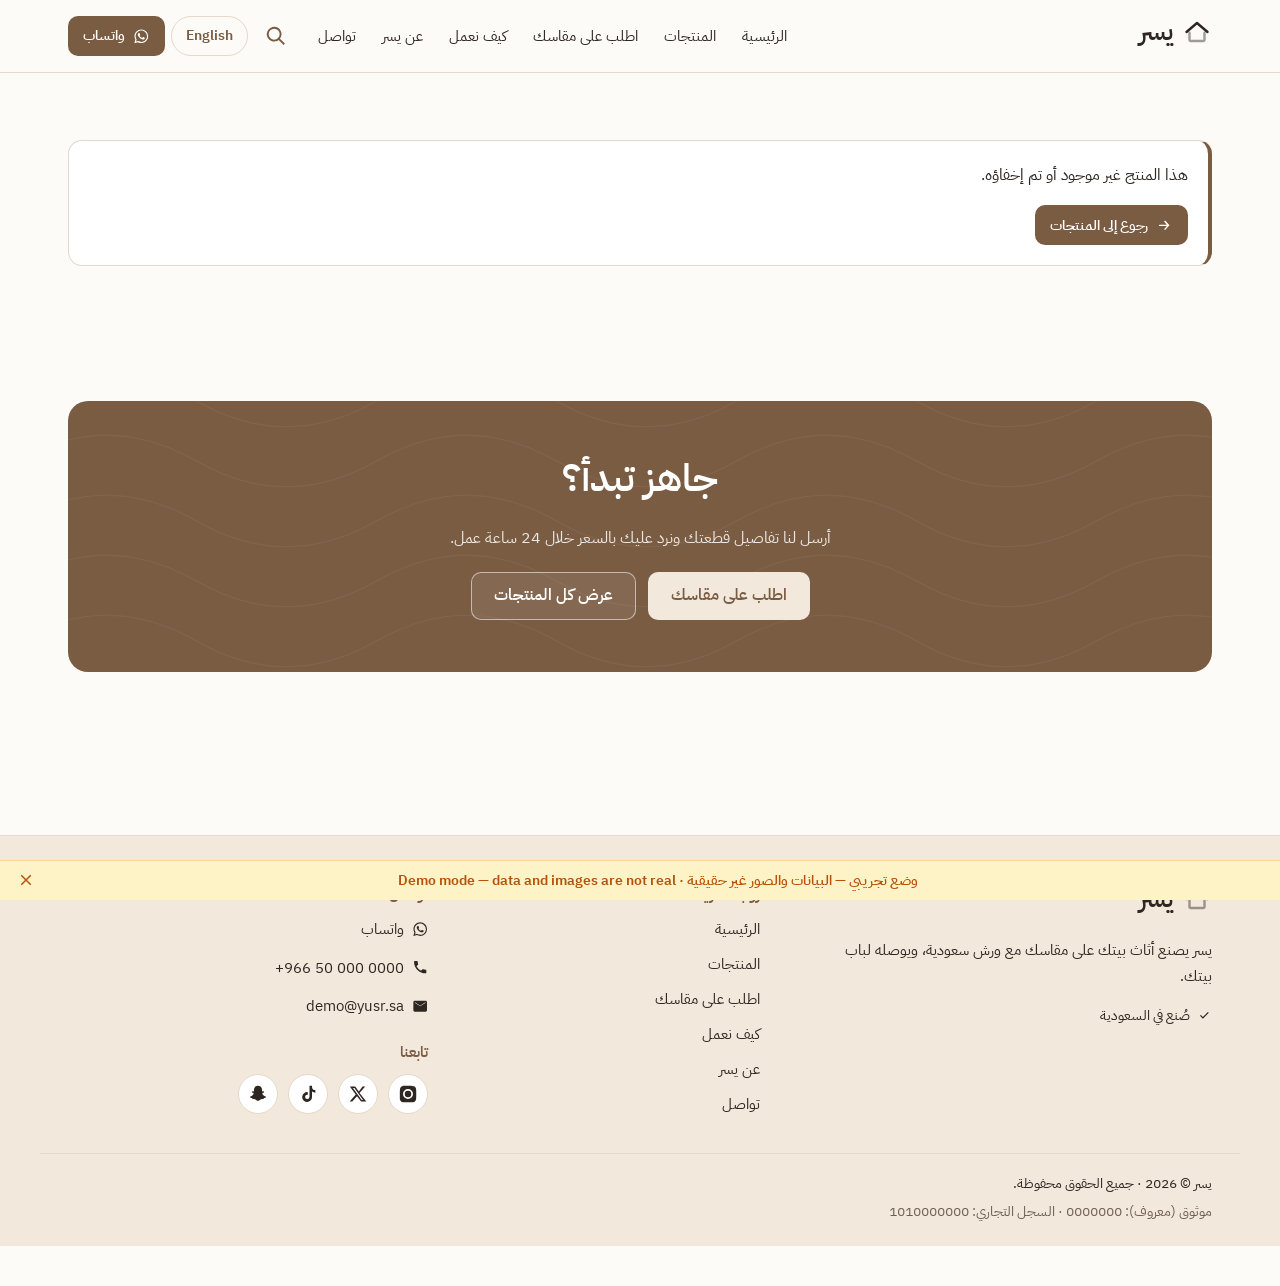
<file: product.html>
<!doctype html>
<html lang="ar" dir="rtl" class="pre">
<head>
<meta charset="utf-8">
<meta name="viewport" content="width=device-width, initial-scale=1">
<title>تفاصيل المنتج | يسر</title>
<meta name="description" content="مواصفات وخيارات القطعة مع إمكانية طلبها على مقاسك مباشرة عبر واتساب.">
<meta name="theme-color" content="#7A5C43">
<meta property="og:type" content="product">
<meta property="og:site_name" content="يسر | Yusr">
<meta property="og:url" content="https://yasser1164-ux.github.io/yusr/product.html">
<meta property="og:image" content="https://yasser1164-ux.github.io/yusr/assets/logo.svg">
<meta name="twitter:card" content="summary">
<link rel="icon" type="image/svg+xml" href="assets/favicon.svg">
<link rel="preconnect" href="https://fonts.googleapis.com">
<link rel="preconnect" href="https://fonts.gstatic.com" crossorigin>
<link rel="stylesheet" href="https://fonts.googleapis.com/css2?family=IBM+Plex+Sans+Arabic:wght@400;500;600&family=IBM+Plex+Sans:wght@400;500;600&display=swap" media="print" onload="this.media='all'">
<noscript><link rel="stylesheet" href="https://fonts.googleapis.com/css2?family=IBM+Plex+Sans+Arabic:wght@400;500;600&family=IBM+Plex+Sans:wght@400;500;600&display=swap"></noscript>
<link rel="stylesheet" href="css/styles.css">
<noscript><style>html.pre main > * { visibility: visible; }</style></noscript>
</head>
<body data-page="product" data-async>
<div id="header-slot"></div>

<main id="main">
  <section class="section section--tight">
    <div class="container" id="product-detail" data-loading>
      <p class="muted" data-i18n="common.loading"></p>
    </div>
  </section>

  <section class="section section--sand" id="related" hidden></section>

  <section class="section section--tight">
    <div class="container">
      <div class="cta-band reveal">
        <h2 data-i18n="home.cta.title"></h2>
        <p data-i18n="home.cta.text"></p>
        <div class="btn-row">
          <a class="btn btn--sand" href="custom.html"><span data-i18n="common.customCta"></span></a>
          <a class="btn btn--ghost-light" href="products.html"><span data-i18n="common.viewAll"></span></a>
        </div>
      </div>
    </div>
  </section>
</main>

<div id="footer-slot"></div>

<script type="module" src="js/main.js"></script>
<script type="module" src="js/product.js"></script>
</body>
</html>
</file>
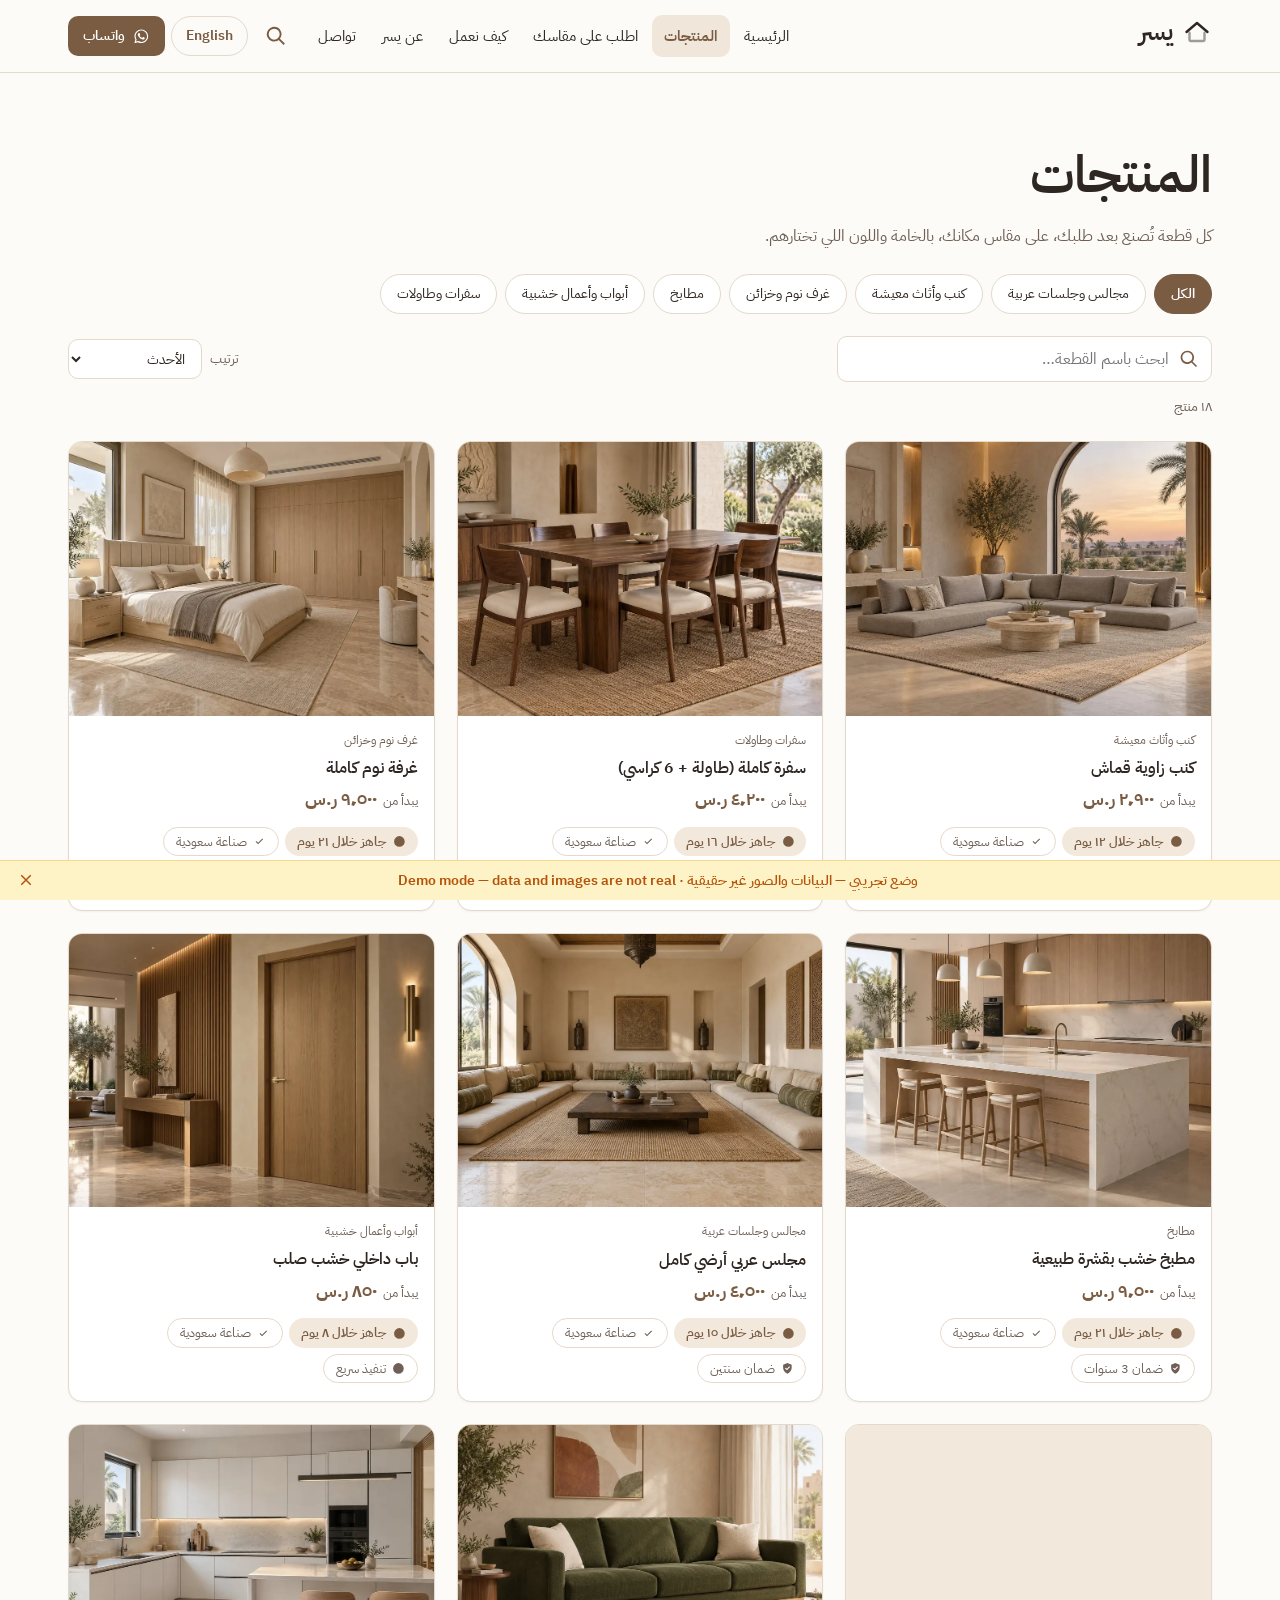
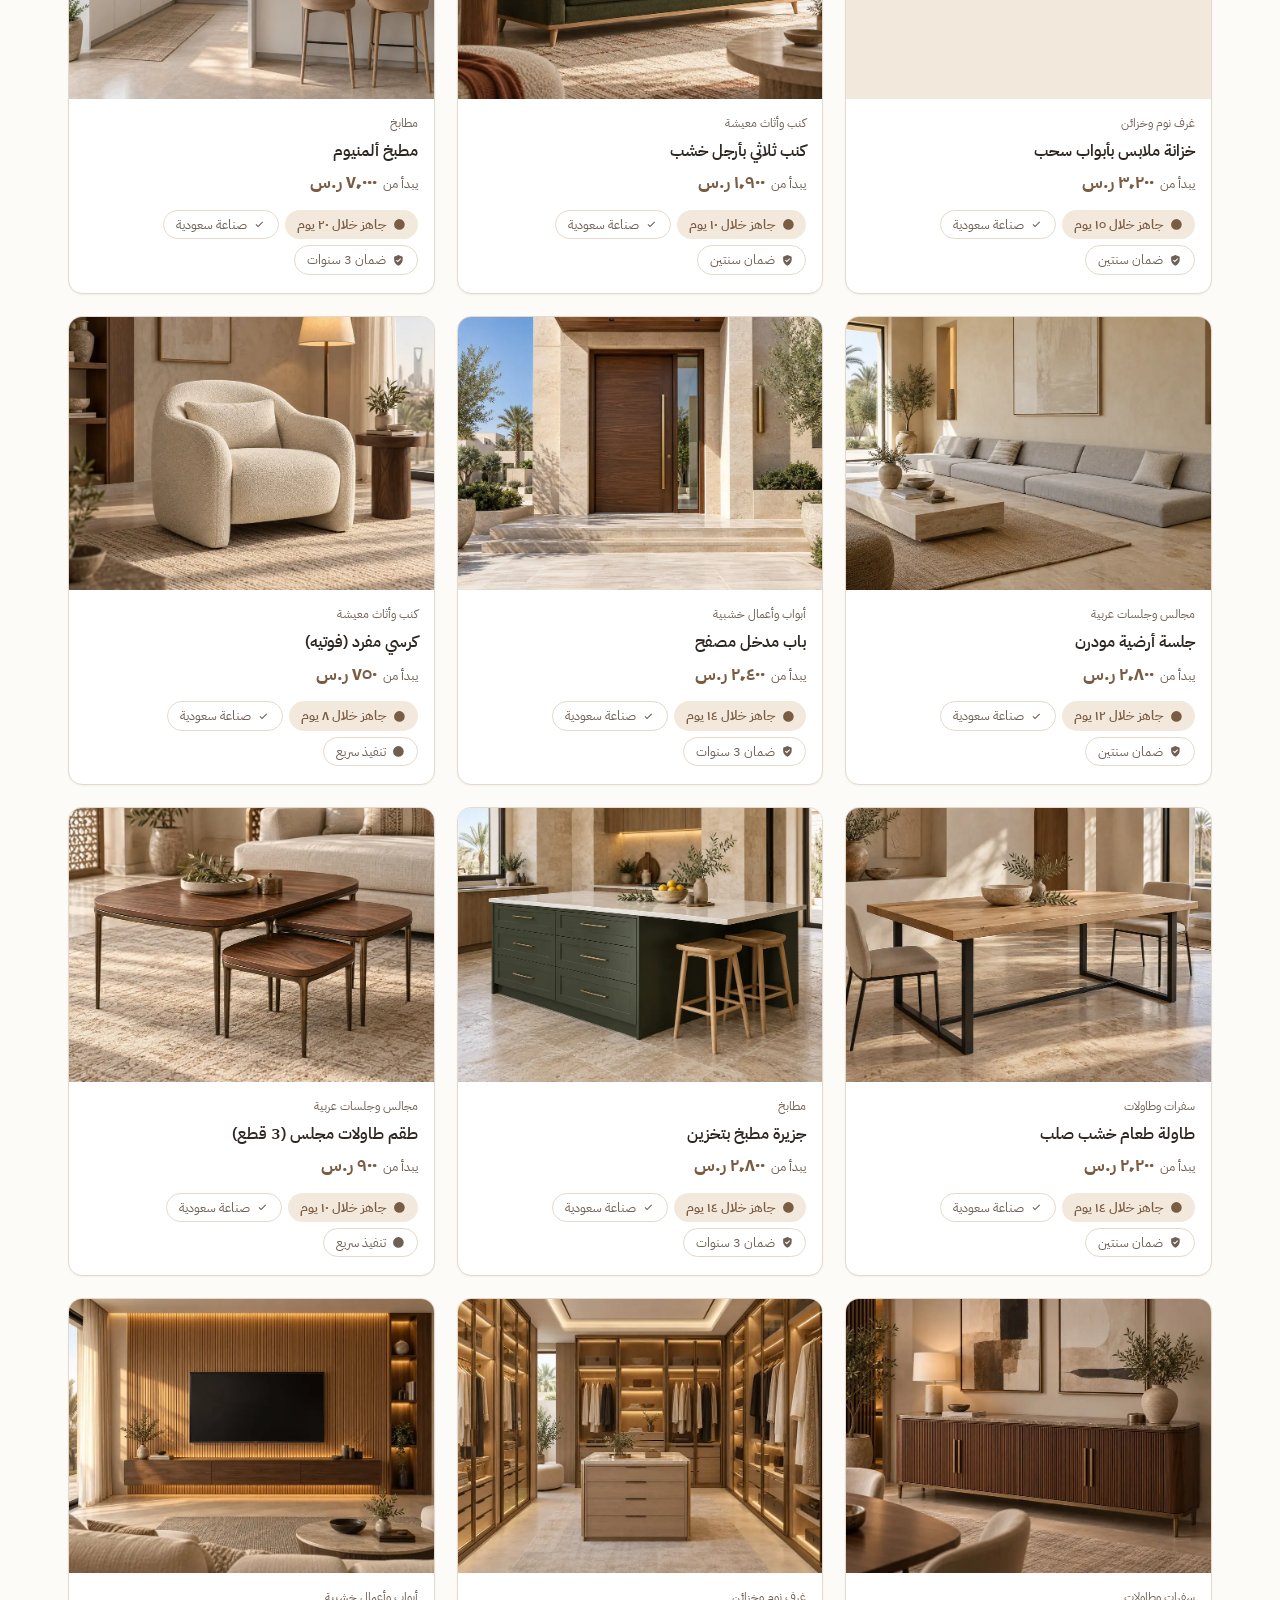
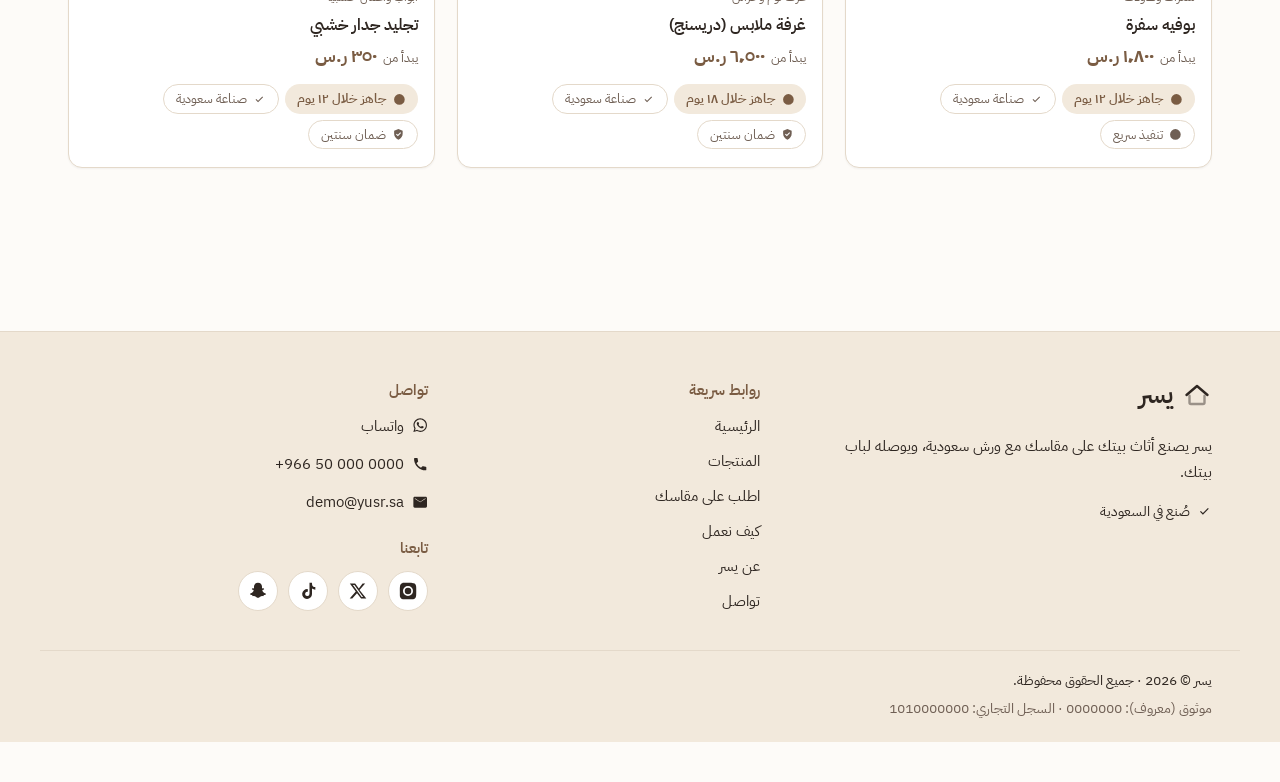
<file: products.html>
<!doctype html>
<html lang="ar" dir="rtl" class="pre">
<head>
<meta charset="utf-8">
<meta name="viewport" content="width=device-width, initial-scale=1">
<title>المنتجات | يسر</title>
<meta name="description" content="تصفّح المجالس والكنب وغرف النوم والمطابخ والأبواب والسفرات التي ننفذها على المقاس، مع أسعار البداية ومدة التنفيذ.">
<meta name="theme-color" content="#7A5C43">
<meta property="og:type" content="website">
<meta property="og:site_name" content="يسر | Yusr">
<meta property="og:url" content="https://yasser1164-ux.github.io/yusr/products.html">
<meta property="og:image" content="https://yasser1164-ux.github.io/yusr/assets/logo.svg">
<meta name="twitter:card" content="summary">
<link rel="canonical" href="https://yasser1164-ux.github.io/yusr/products.html">
<link rel="icon" type="image/svg+xml" href="assets/favicon.svg">
<link rel="preconnect" href="https://fonts.googleapis.com">
<link rel="preconnect" href="https://fonts.gstatic.com" crossorigin>
<link rel="stylesheet" href="https://fonts.googleapis.com/css2?family=IBM+Plex+Sans+Arabic:wght@400;500;600&family=IBM+Plex+Sans:wght@400;500;600&display=swap" media="print" onload="this.media='all'">
<noscript><link rel="stylesheet" href="https://fonts.googleapis.com/css2?family=IBM+Plex+Sans+Arabic:wght@400;500;600&family=IBM+Plex+Sans:wght@400;500;600&display=swap"></noscript>
<link rel="stylesheet" href="css/styles.css">
<noscript><style>html.pre main > * { visibility: visible; }</style></noscript>
</head>
<body data-page="products" data-async>
<div id="header-slot"></div>

<main id="main">
  <section class="section section--tight">
    <div class="container">
      <div class="catalog__head">
        <h1 id="catalog-title" data-i18n="products.title"></h1>
        <p id="catalog-lead" data-i18n="products.lead"></p>
      </div>

      <div class="catalog__tools">
        <div class="chips chips--scroll" id="filter-cats" role="group" data-i18n-attr="aria-label:filters.category"></div>
        <div class="chips chips--scroll catalog__tags" id="filter-tags" role="group" data-i18n-attr="aria-label:filters.subtype" hidden></div>
        <div class="chips" id="filter-active" hidden></div>

        <div class="catalog__bar">
          <label class="search-inline">
            <svg viewBox="0 0 24 24" aria-hidden="true"><path fill="currentColor" d="M10 2a8 8 0 1 0 4.9 14.3l5.4 5.4 1.4-1.4-5.4-5.4A8 8 0 0 0 10 2Zm0 2a6 6 0 1 1 0 12 6 6 0 0 1 0-12Z"/></svg>
            <span class="visually-hidden" data-i18n="filters.searchLabel"></span>
            <input type="search" id="catalog-search" autocomplete="off" data-i18n-attr="placeholder:filters.searchPh">
          </label>
          <label class="sortbox">
            <span data-i18n="sort.label"></span>
            <select id="sort"></select>
          </label>
        </div>

        <p class="catalog__count" id="catalog-count" role="status" aria-live="polite"></p>
      </div>

      <div class="grid grid--3" id="catalog-grid" data-loading>
        <p class="muted" data-i18n="common.loading"></p>
      </div>

      <div class="empty" id="catalog-empty" hidden>
        <p data-i18n="products.empty"></p>
        <div class="btn-row">
          <a class="btn btn--primary" href="custom.html"><span data-i18n="products.emptyCta"></span></a>
          <button type="button" class="btn btn--ghost" data-clear-all><span data-i18n="filters.clearAll"></span></button>
        </div>
      </div>
    </div>
  </section>
</main>

<div id="footer-slot"></div>

<script type="module" src="js/main.js"></script>
<script type="module" src="js/products.js"></script>
</body>
</html>
</file>
<file: css/styles.css>
/* ==========================================================================
   Yusr | يسر — walnut + sand on warm neutrals.
   Logical properties throughout, so RTL mirrors without overrides.
   ========================================================================== */

:root {
  /* Palette — change colours here only. */
  --color-ink:         #2E2621;   /* body text */
  --color-ink-muted:   #6F5F54;   /* secondary text (darkened from #7A6A5E to keep 4.5:1 on sand) */
  --color-ink-rgb:     46, 38, 33; /* for overlays and shadows */
  --color-brand:       #7A5C43;   /* primary: buttons, links, icons */
  --color-brand-hover: #674C36;   /* hover / pressed only */
  --color-brand-soft:  #F0E6DA;   /* tinted backgrounds, chips, active states */
  --color-bg:          #FDFBF8;   /* page background */
  --color-surface:     #FFFFFF;   /* cards */
  --color-sand:        #F2E9DC;   /* alternating section background */
  --color-border:      #E4D9CA;

  /* Role aliases used throughout the rules below. */
  --walnut: var(--color-brand);
  --walnut-deep: var(--color-brand-hover);
  --walnut-soft: var(--color-brand-soft);
  --sand: var(--color-sand);
  --sand-deep: #E8DCCB;
  --bg: var(--color-bg);
  --surface: var(--color-surface);
  --text: var(--color-ink);
  --muted: var(--color-ink-muted);
  --border: var(--color-border);
  --error: #8A2B18;
  --shadow-rgb: var(--color-ink-rgb);

  --font-en: 'IBM Plex Sans', system-ui, -apple-system, 'Segoe UI', sans-serif;
  --font-ar: 'IBM Plex Sans Arabic', 'IBM Plex Sans', system-ui, 'Segoe UI', sans-serif;
  --font: var(--font-en);
  --line: 1.6;

  --r-sm: 10px;
  --r: 14px;
  --r-lg: 20px;
  --shadow-sm: 0 1px 2px rgba(var(--shadow-rgb), 0.05);
  --shadow: 0 8px 24px rgba(var(--shadow-rgb), 0.08);
  --shadow-lg: 0 18px 48px rgba(var(--shadow-rgb), 0.14);
  --container: 1200px;
  --gutter: 20px;
  --section-y: 56px;
  --hdr-h: 64px;
  --t: 200ms ease;
}

html[lang='ar'] { --font: var(--font-ar); --line: 1.75; }

/* ------------------------------------------------------------- reset --- */

*, *::before, *::after { box-sizing: border-box; }
html { -webkit-text-size-adjust: 100%; scroll-behavior: smooth; }
@media (prefers-reduced-motion: reduce) {
  html { scroll-behavior: auto; }
  *, *::before, *::after { animation-duration: .01ms !important; transition-duration: .01ms !important; }
}
body {
  margin: 0;
  background: var(--bg);
  color: var(--text);
  font-family: var(--font);
  font-size: 16px;
  line-height: var(--line);
  -webkit-font-smoothing: antialiased;
}
body.is-locked { overflow: hidden; }

img, svg { display: block; max-width: 100%; }
img { height: auto; }
svg { width: 1.25em; height: 1.25em; flex: none; }

h1, h2, h3, h4 { margin: 0 0 .5em; font-weight: 600; line-height: 1.2; letter-spacing: -0.015em; }
html[lang='ar'] :is(h1, h2, h3, h4) { line-height: 1.35; letter-spacing: 0; }
h1, .h1 { font-size: clamp(2rem, 1.3rem + 2.6vw, 3.2rem); }
h2, .h2 { font-size: clamp(1.6rem, 1.15rem + 1.7vw, 2.4rem); }
h3, .h3 { font-size: clamp(1.15rem, 1rem + .7vw, 1.4rem); }
.h5 { font-size: 1.05rem; font-weight: 600; margin-block: 1.6em .6em; }

p { margin: 0 0 1em; }
ul, ol { margin: 0 0 1em; padding-inline-start: 1.25em; }
a { color: var(--walnut); text-decoration-thickness: 1px; text-underline-offset: 3px; transition: color var(--t); }
a:hover { color: var(--walnut-deep); }
button { font: inherit; }

:focus-visible { outline: 3px solid var(--walnut); outline-offset: 2px; border-radius: 4px; }
.hero :focus-visible, .lb :focus-visible { outline-color: var(--sand); }

[dir='rtl'] .i-dir { transform: scaleX(-1); }
[hidden] { display: none !important; }

/* --------------------------------------------------------- utilities --- */

.container { width: 100%; max-width: var(--container); margin-inline: auto; padding-inline: var(--gutter); }
.container--narrow { max-width: 820px; }
.container--bleed { padding-inline: 0; }
.visually-hidden {
  position: absolute !important; width: 1px; height: 1px; padding: 0; margin: -1px;
  overflow: hidden; clip: rect(0 0 0 0); clip-path: inset(50%); white-space: nowrap; border: 0;
}
.muted { color: var(--muted); }
.small { font-size: .875rem; }

.skip-link {
  position: absolute; inset-block-start: -100px; inset-inline-start: var(--gutter); z-index: 200;
  background: var(--walnut); color: #fff; padding: 10px 16px; border-radius: 0 0 var(--r-sm) var(--r-sm); text-decoration: none;
}
.skip-link:focus { inset-block-start: 0; color: #fff; }

/* Space is reserved for JS-rendered blocks so nothing below them shifts when they arrive. */
#header-slot { min-height: var(--hdr-h); }
[data-loading] { min-height: 70vh; }
#filter-cats { min-height: 48px; }
/* <html class="pre"> until the page's first render: content appears once, in place, instead of shifting. */
html.pre main > :not(.hero) { visibility: hidden; }

/* Section rhythm: off-white / sand alternation is applied by JS on the home page. */
.section { padding-block: var(--section-y); }
.section--sand { background: var(--sand); }
.section--tight { padding-block: calc(var(--section-y) * .7); }
.section--flush { padding-block-start: 0; }

.sec-head { max-width: 62ch; margin-block-end: 32px; }
.sec-head--center { margin-inline: auto; text-align: center; }
.sec-head__title { margin-block-end: .35em; }
.sec-head__title--sm { font-size: clamp(1.3rem, 1.1rem + .9vw, 1.7rem); margin-block-end: 20px; }
.sec-head__text { color: var(--muted); margin: 0; font-size: 1.02rem; }

.eyebrow {
  display: inline-flex; align-items: center; gap: 8px; margin: 0 0 14px;
  font-size: .78rem; font-weight: 600; letter-spacing: .06em; text-transform: uppercase; color: var(--walnut);
}
.eyebrow::before { content: ''; display: inline-block; width: 22px; height: 2px; background: currentColor; border-radius: 2px; }
.eyebrow--light { color: var(--sand); }
html[lang='ar'] .eyebrow { text-transform: none; letter-spacing: 0; font-size: .88rem; }

.grid { display: grid; gap: 18px; }
.btn-row { display: flex; flex-wrap: wrap; gap: 12px; }
.btn-row--center { justify-content: center; margin-block-start: 32px; }

.notice { border: 1px solid var(--border); background: var(--surface); border-radius: var(--r); padding: 20px; }
.notice--warn { border-inline-start: 4px solid var(--walnut); }
.notice p:last-child { margin: 0; }

/* ----------------------------------------------------------- buttons --- */

.btn {
  display: inline-flex; align-items: center; justify-content: center; gap: 8px;
  min-height: 48px; padding: 12px 22px; border: 1px solid transparent; border-radius: var(--r-sm);
  font-weight: 600; line-height: 1.2; text-decoration: none; cursor: pointer;
  transition: background-color var(--t), color var(--t), border-color var(--t), transform var(--t), box-shadow var(--t);
}
.btn:active { transform: translateY(1px); }
.btn svg { width: 1.15em; height: 1.15em; }
.btn--primary { background: var(--walnut); color: #fff; }
.btn--primary:hover { background: var(--walnut-deep); color: #fff; box-shadow: var(--shadow); }
.btn--sand { background: var(--sand); color: var(--walnut); }
.btn--sand:hover { background: #fff; color: var(--walnut); }
.btn--ghost { background: transparent; color: var(--color-brand); border-color: var(--color-brand); }
.btn--ghost:hover { background: var(--walnut-soft); color: var(--walnut); }
.btn--ghost-light { background: rgba(255, 255, 255, .08); color: #fff; border-color: rgba(255, 255, 255, .55); }
.btn--ghost-light:hover { background: rgba(255, 255, 255, .18); color: #fff; }
.btn--sm { min-height: 40px; padding: 8px 14px; font-size: .9rem; }
.btn--block { display: flex; width: 100%; }

.icon-btn {
  display: inline-flex; align-items: center; justify-content: center; width: 44px; height: 44px; padding: 0;
  background: transparent; border: 1px solid transparent; border-radius: 50%; color: var(--walnut); cursor: pointer;
  transition: background-color var(--t), border-color var(--t);
}
.icon-btn:hover { background: var(--walnut-soft); }
.icon-btn svg { width: 22px; height: 22px; }

.lang-toggle {
  min-height: 40px; padding: 6px 14px; background: transparent; border: 1px solid var(--border); border-radius: 999px;
  color: var(--walnut); font-weight: 600; font-size: .9rem; cursor: pointer; transition: background-color var(--t);
}
.lang-toggle:hover { background: var(--walnut-soft); }

/* ------------------------------------------------------------- chips --- */

.chip {
  display: inline-flex; align-items: center; gap: 6px; margin: 0;
  font-size: .8rem; line-height: 1.2; border-radius: 999px; padding: 6px 12px; white-space: nowrap;
}
.chip svg { width: 1em; height: 1em; }
.chip--soft { background: var(--sand); color: var(--walnut); text-decoration: none; }
.chip--lead { background: var(--sand); color: var(--walnut); font-weight: 600; }
.chip--badge { background: transparent; border: 1px solid var(--border); color: var(--muted); }
.chip--filter {
  background: var(--surface); border: 1px solid var(--border); color: var(--text); text-decoration: none;
  font-size: .9rem; padding: 9px 16px; min-height: 40px; cursor: pointer; transition: background-color var(--t), color var(--t), border-color var(--t);
  scroll-snap-align: start;
}
.chip--filter:hover { background: var(--walnut-soft); color: var(--walnut); }
.chip--filter[aria-pressed='true'] { background: var(--walnut); border-color: var(--walnut); color: #fff; font-weight: 600; }
.chip--sub { font-size: .84rem; min-height: 36px; padding: 6px 13px; }
.chip--active { background: var(--walnut); color: #fff; font-size: .88rem; padding: 6px 8px 6px 14px; gap: 8px; }
[dir='rtl'] .chip--active { padding: 6px 14px 6px 8px; }
.chip__x { display: inline-flex; width: 24px; height: 24px; padding: 0; align-items: center; justify-content: center; background: rgba(255,255,255,.18); border: 0; border-radius: 50%; color: #fff; cursor: pointer; }
.chip__x svg { width: 14px; height: 14px; }

.chips { display: flex; flex-wrap: wrap; gap: 8px; }
.chips--center { justify-content: center; margin-block-end: 28px; }
.chips--scroll {
  flex-wrap: nowrap; overflow-x: auto; padding-block: 4px; padding-inline: var(--gutter);
  margin-inline: calc(-1 * var(--gutter)); scroll-snap-type: x proximity; scrollbar-width: none; -webkit-overflow-scrolling: touch;
}
.chips--scroll::-webkit-scrollbar { display: none; }

/* -------------------------------------------------------- image box --- */

.img-box {
  display: block; position: relative; width: 100%; aspect-ratio: var(--ratio, 4 / 3);
  background: var(--sand); overflow: hidden;
}
.img-box img, .img-box picture { display: block; width: 100%; height: 100%; }
.img-box img { object-fit: cover; }
.img-box[data-placeholder] img { object-fit: cover; }

/* ------------------------------------------------------------ header --- */

.hdr {
  position: sticky; inset-block-start: 0; z-index: 60;
  background: var(--color-bg);
  border-block-end: 1px solid var(--color-border);
  transition: transform 260ms ease, box-shadow 200ms ease;
}
.hdr--scrolled { box-shadow: 0 6px 20px rgba(var(--shadow-rgb), .07); }
.hdr--hidden { transform: translateY(-100%); }
.hdr__in { display: flex; align-items: center; gap: 8px; min-height: var(--hdr-h); }
.hdr__brand { text-decoration: none; margin-inline-end: auto; }
.hdr__actions { display: flex; align-items: center; gap: 4px; }
.hdr__wa { display: none; }

.logo { display: inline-flex; align-items: center; gap: 9px; color: var(--color-ink); }
.logo__mark { width: 30px; height: 30px; }
.logo__word { font-size: 1.45rem; font-weight: 600; line-height: 1; letter-spacing: -0.01em; }
html[lang='ar'] .logo__word { font-size: 1.6rem; }

.nav-toggle__close { display: none; }
.nav-toggle[aria-expanded='true'] .nav-toggle__open { display: none; }
.nav-toggle[aria-expanded='true'] .nav-toggle__close { display: inline-flex; }

/* Drawer (mobile) */
.nav { display: none; }
body.nav-open .nav {
  display: flex; flex-direction: column; position: fixed; inset-block-start: var(--hdr-h); inset-inline: 0; inset-block-end: 0; z-index: 59;
  background: var(--bg); border-block-start: 1px solid var(--border); padding: 16px var(--gutter) calc(28px + var(--demo-offset, 0px)); overflow-y: auto;
}
.nav__list { display: flex; flex-direction: column; gap: 2px; list-style: none; margin: 0; padding: 0; }
.nav__link { display: block; padding: 14px 12px; border-radius: var(--r-sm); color: var(--text); text-decoration: none; font-size: 1.1rem; }
.nav__link:hover { background: var(--walnut-soft); color: var(--walnut); }
.nav__link[aria-current='page'] { color: var(--color-brand); font-weight: 600; background: var(--color-brand-soft); }
.nav__drawer-foot { margin-block-start: auto; padding-block-start: 24px; }

/* --------------------------------------------------------------- hero -- */

.hero {
  position: relative; display: flex; align-items: flex-end; min-height: 70vh; overflow: hidden;
  background: var(--walnut); color: #fff; isolation: isolate;
}
.hero--pattern::before {
  content: ''; position: absolute; inset: 0; z-index: 0; opacity: .5;
  background-image: url('../assets/pattern.svg'); background-size: 420px 420px;
}
.hero__media { position: absolute; inset: 0; z-index: 0; }
.hero__media .img-box { height: 100%; aspect-ratio: auto; background: var(--walnut-deep); }
.hero__overlay {
  position: absolute; inset: 0; z-index: 1;
  background: linear-gradient(to top, rgba(var(--color-ink-rgb), .55) 0%, rgba(var(--color-ink-rgb), .15) 100%);
}
.hero__content { position: relative; z-index: 2; padding-block: 48px 40px; }
.hero__title { font-size: clamp(2rem, 1.55rem + 2.2vw, 3.6rem); max-width: 16ch; margin-block-end: .35em; color: #fff; text-shadow: 0 1px 3px rgba(var(--color-ink-rgb), .45); }
.hero__text { font-size: 1.08rem; color: rgba(255, 255, 255, .92); max-width: 48ch; margin-block-end: 26px; text-shadow: 0 1px 2px rgba(var(--color-ink-rgb), .45); }

/* ----------------------------------------------------- category tiles -- */

.tiles { display: grid; grid-template-columns: repeat(2, 1fr); gap: 12px; }
.tile {
  position: relative; display: block; border-radius: var(--r); overflow: hidden; text-decoration: none; color: #fff;
  box-shadow: var(--shadow-sm); transition: transform var(--t), box-shadow var(--t); isolation: isolate;
}
.tile--wide { grid-column: 1 / -1; }
.tile:hover, .tile:focus-visible { transform: translateY(-3px); box-shadow: var(--shadow-lg); color: #fff; }
.tile:active { transform: scale(.985); }
.tile .img-box { transition: transform 600ms ease; }
.tile:hover .img-box img { transform: scale(1.04); }
.tile .img-box img { transition: transform 600ms ease; }
.tile__body {
  position: absolute; inset: 0; z-index: 1; display: flex; flex-direction: column; justify-content: flex-end; gap: 2px; padding: 14px;
  background: linear-gradient(to top, rgba(var(--color-ink-rgb), .88) 0%, rgba(var(--color-ink-rgb), .35) 45%, rgba(var(--color-ink-rgb), 0) 75%);
}
.tile__icon { display: inline-flex; width: 30px; height: 30px; align-items: center; justify-content: center; border-radius: 8px; background: rgba(255,255,255,.14); margin-block-end: 6px; }
.tile__icon svg { width: 18px; height: 18px; }
.tile__name { font-weight: 600; font-size: 1.05rem; line-height: 1.25; }
.tile__blurb { display: none; font-size: .85rem; color: rgba(255,255,255,.8); }
.tile--wide .tile__blurb { display: block; }
.tile--wide .tile__name { font-size: 1.3rem; }

/* ------------------------------------------------------- product card -- */

.pcard {
  display: flex; flex-direction: column; background: var(--surface); border: 1px solid var(--border); border-radius: var(--r);
  overflow: hidden; text-decoration: none; color: inherit; box-shadow: var(--shadow-sm);
  transition: transform var(--t), box-shadow var(--t), border-color var(--t);
}
.pcard:hover, .pcard:focus-visible { transform: translateY(-3px); box-shadow: var(--shadow); color: inherit; border-color: var(--sand-deep); }
.pcard:active { transform: scale(.985); }
.pcard__media img { transition: transform 600ms ease; }
.pcard:hover .pcard__media img { transform: scale(1.03); }
.pcard__body { display: flex; flex-direction: column; gap: 6px; padding: 14px 16px 18px; flex: 1; }
.pcard__cat { font-size: .76rem; color: var(--muted); }
.pcard__name { font-weight: 600; font-size: 1.02rem; line-height: 1.3; }
.pcard__price { display: flex; align-items: baseline; gap: 6px; flex-wrap: wrap; }
.pcard__from { font-size: .8rem; color: var(--muted); }
.pcard__price strong { font-size: 1.1rem; color: var(--walnut); }
.pcard__meta { display: flex; flex-wrap: wrap; gap: 6px; margin-block-start: auto; padding-block-start: 6px; }

/* ------------------------------------------------------------ values -- */

.values { display: grid; gap: 14px; }
.value { display: flex; gap: 14px; align-items: flex-start; }
.value__icon {
  display: inline-flex; flex: none; align-items: center; justify-content: center; width: 46px; height: 46px; border-radius: 12px;
  background: var(--surface); color: var(--walnut); box-shadow: var(--shadow-sm);
}
.value__icon svg { width: 1.45em; height: 1.45em; }
.value h3 { font-size: 1rem; margin-block-end: .2em; }
.value p { margin: 0; color: var(--muted); font-size: .92rem; }

/* ------------------------------------------------------------- steps -- */

.steps { list-style: none; margin: 0; padding: 0; display: grid; gap: 14px; }
.step { position: relative; background: var(--surface); border: 1px solid var(--border); border-radius: var(--r); padding: 22px 20px 22px; }
.step__num { display: inline-flex; align-items: center; justify-content: center; width: 36px; height: 36px; border-radius: 50%; background: var(--walnut); color: #fff; font-weight: 600; margin-block-end: 12px; }
.step h3 { font-size: 1.02rem; }
.step p { margin: 0; color: var(--muted); font-size: .93rem; }

/* ------------------------------------------------------------ gallery -- */

.gal {
  list-style: none; margin: 0; padding: 0 var(--gutter);
  display: flex; gap: 12px; overflow-x: auto; scroll-snap-type: x mandatory; scroll-padding-inline: var(--gutter);
  scrollbar-width: none; -webkit-overflow-scrolling: touch;
}
.gal::-webkit-scrollbar { display: none; }
.gal__item { flex: 0 0 78vw; max-width: 360px; scroll-snap-align: start; }
.gal__btn {
  display: block; width: 100%; padding: 0; border: 0; background: var(--sand); border-radius: var(--r); overflow: hidden; cursor: zoom-in;
  text-align: start; color: inherit; box-shadow: var(--shadow-sm); transition: transform var(--t), box-shadow var(--t);
}
.gal__btn:hover { transform: translateY(-3px); box-shadow: var(--shadow); }
.gal__cap { display: flex; flex-direction: column; gap: 2px; padding: 10px 14px 12px; background: var(--surface); }
.gal__cat { font-size: .74rem; color: var(--walnut); font-weight: 600; }
.gal__text { font-size: .9rem; color: var(--text); }

/* Lightbox */
.lb {
  position: fixed; inset: 0; z-index: 120; display: grid; place-items: center;
  background: rgba(var(--color-ink-rgb), .94); color: #fff; padding: 56px 12px calc(24px + var(--demo-offset, 0px));
}
.lb__fig { margin: 0; width: min(100%, 1100px); display: flex; flex-direction: column; gap: 12px; align-items: center; }
.lb__stage { display: block; max-width: 100%; }
.lb__img { max-width: 100%; max-height: min(74vh, 800px); width: auto; height: auto; border-radius: var(--r-sm); background: var(--sand); }
.lb__cap { display: flex; gap: 16px; align-items: baseline; font-size: .95rem; color: rgba(255,255,255,.85); text-align: center; }
.lb__count { font-size: .82rem; color: rgba(255,255,255,.6); }
.lb .icon-btn { color: #fff; background: rgba(255,255,255,.1); }
.lb .icon-btn:hover { background: rgba(255,255,255,.22); }
.lb__close { position: absolute; inset-block-start: 12px; inset-inline-end: 12px; }
.lb__nav { position: absolute; inset-block-start: 50%; transform: translateY(-50%); }
.lb__prev { inset-inline-start: 8px; }
.lb__next { inset-inline-end: 8px; }

/* ---------------------------------------------------------- accordion -- */

.acc { border: 1px solid var(--border); border-radius: var(--r); overflow: hidden; background: var(--surface); }
.acc__item + .acc__item { border-block-start: 1px solid var(--border); }
.acc__h { margin: 0; font-size: 1rem; }
.acc__trigger {
  display: flex; align-items: center; justify-content: space-between; gap: 16px; width: 100%; padding: 18px 20px;
  background: transparent; border: 0; font-weight: 600; color: var(--text); text-align: start; cursor: pointer; transition: background-color var(--t);
}
.acc__trigger:hover { background: var(--walnut-soft); }
.acc__trigger svg { color: var(--walnut); transition: transform var(--t); }
.acc__trigger[aria-expanded='true'] svg { transform: rotate(180deg); }
.acc__panel { padding: 0 20px 20px; color: var(--muted); }
.acc__panel p { margin: 0; }

/* ------------------------------------------------------------- search -- */

.search { position: fixed; inset: 0; z-index: 110; background: rgba(var(--color-ink-rgb), .55); }
.search__panel { background: var(--bg); max-height: 100%; overflow-y: auto; padding-block: 16px 32px; border-block-end: 1px solid var(--border); }
.search__top { display: flex; align-items: center; justify-content: space-between; gap: 12px; }
.search__title { font-size: 1.1rem; margin: 0; }
.search__bar { display: flex; align-items: center; gap: 10px; margin-block: 14px 8px; padding-inline: 14px; background: var(--surface); border: 1px solid var(--border); border-radius: var(--r-sm); }
.search__bar svg { color: var(--walnut); width: 22px; height: 22px; }
.search__bar input { flex: 1; min-height: 52px; border: 0; background: transparent; font: inherit; font-size: 1.05rem; color: var(--text); outline: none; }
.search__status { min-height: 1.4em; margin: 0 0 8px; font-size: .88rem; color: var(--muted); }
.search__results { list-style: none; margin: 0; padding: 0; display: grid; gap: 8px; }
.sres { display: flex; align-items: center; gap: 12px; padding: 8px; background: var(--surface); border: 1px solid var(--border); border-radius: var(--r-sm); text-decoration: none; color: inherit; transition: border-color var(--t), background-color var(--t); }
.sres:hover, .sres:focus-visible { border-color: var(--walnut); background: #fff; color: inherit; }
.sres__img { width: 56px; flex: none; border-radius: 8px; }
.sres__body { display: flex; flex-direction: column; gap: 2px; flex: 1; min-width: 0; }
.sres__name { font-weight: 600; }
.sres__price { font-size: .85rem; color: var(--muted); }
.sres > svg { color: var(--walnut); }
.search__more { margin-block: 14px 0; }
.search__quick { margin-block-start: 18px; }
.search__quick-label { font-size: .8rem; color: var(--muted); margin-block-end: 8px; }

/* -------------------------------------------------------- sticky WhatsApp -- */

.wa-fab {
  position: fixed; inset-block-end: calc(16px + var(--demo-offset, 0px)); inset-inline-end: 16px; z-index: 55;
  display: inline-flex; align-items: center; gap: 8px; min-height: 50px; padding: 12px 18px;
  background: var(--walnut); color: #fff; border-radius: 999px; font-weight: 600; text-decoration: none; box-shadow: var(--shadow-lg);
  transform: translateY(120%); opacity: 0; transition: transform 260ms ease, opacity 260ms ease;
}
.wa-fab.is-on { transform: none; opacity: 1; }
.wa-fab:hover { color: #fff; background: var(--walnut-deep); }
.wa-fab svg { width: 22px; height: 22px; }

/* ----------------------------------------------------------- catalog -- */

.catalog__head { margin-block-end: 20px; }
.catalog__head h1 { margin-block-end: .25em; }
.catalog__head p { color: var(--muted); margin: 0; }
.catalog__tools { display: grid; gap: 10px; margin-block-end: 22px; }
.catalog__tags { padding-block-start: 2px; }
.catalog__bar { display: flex; flex-wrap: wrap; align-items: center; gap: 10px; justify-content: space-between; margin-block-start: 6px; }
.catalog__count { margin: 0; font-size: .9rem; color: var(--muted); min-height: 1.4em; }
.sortbox { display: inline-flex; align-items: center; gap: 8px; font-size: .9rem; color: var(--muted); }
.sortbox select { min-height: 40px; padding: 6px 12px; border: 1px solid var(--border); border-radius: var(--r-sm); background: var(--surface); font: inherit; color: var(--text); }
.search-inline { display: flex; align-items: center; gap: 8px; padding-inline: 12px; background: var(--surface); border: 1px solid var(--border); border-radius: var(--r-sm); max-width: 420px; }
.search-inline svg { color: var(--walnut); width: 20px; height: 20px; }
.search-inline input { flex: 1; min-height: 44px; border: 0; background: transparent; font: inherit; color: var(--text); outline: none; }
.empty { text-align: center; padding: 40px 20px; background: var(--surface); border: 1px dashed var(--border); border-radius: var(--r); }
.empty p { max-width: 44ch; margin-inline: auto; }
.empty .btn-row { justify-content: center; }

/* ------------------------------------------------------ product page --- */

.crumbs { margin-block-end: 18px; font-size: .88rem; }
.crumbs ol { list-style: none; margin: 0; padding: 0; display: flex; flex-wrap: wrap; gap: 6px; align-items: center; color: var(--muted); }
.crumbs li + li::before { content: '›'; margin-inline-end: 6px; color: var(--border); }
[dir='rtl'] .crumbs li + li::before { content: '‹'; }
.crumbs a { text-decoration: none; }
.crumbs a:hover { text-decoration: underline; }
.crumbs [aria-current] { color: var(--text); font-weight: 600; }

.detail { display: grid; gap: 28px; align-items: start; }
.pgal { margin: 0; }
.pgal__main { position: relative; display: block; width: 100%; padding: 0; border: 0; background: var(--sand); border-radius: var(--r-lg); overflow: hidden; cursor: zoom-in; box-shadow: var(--shadow); }
.pgal__main:disabled { cursor: default; }
.pgal__zoom { position: absolute; inset-block-end: 12px; inset-inline-end: 12px; display: inline-flex; width: 38px; height: 38px; align-items: center; justify-content: center; border-radius: 50%; background: var(--color-bg); color: var(--walnut); }
.pgal__thumbs { display: flex; gap: 10px; margin-block-start: 12px; flex-wrap: wrap; }
.pgal__thumb { width: 78px; padding: 0; border: 2px solid transparent; border-radius: var(--r-sm); overflow: hidden; background: var(--sand); cursor: pointer; transition: border-color var(--t); }
.pgal__thumb[aria-pressed='true'] { border-color: var(--walnut); }

.detail__title { margin-block: .3em .2em; }
.detail__sku { margin-block-end: .8em; }
.detail__price { display: flex; align-items: baseline; gap: 8px; flex-wrap: wrap; font-size: 1.05rem; margin-block-end: .2em; }
.detail__price strong { color: var(--walnut); font-size: 1.35rem; }
.detail__chips { display: flex; flex-wrap: wrap; gap: 6px; margin-block: 10px 18px; }
.detail__desc { font-size: 1.02rem; }
.detail__options { background: var(--sand); border-radius: var(--r); padding: 20px; margin-block: 22px; }
.detail__options .h5 { margin-block-start: 0; }

.specs { margin: 0; border: 1px solid var(--border); border-radius: var(--r); overflow: hidden; background: var(--surface); }
.specs__row { display: grid; grid-template-columns: 1fr 1.4fr; gap: 12px; padding: 12px 16px; border-block-end: 1px solid var(--border); }
.specs__row:last-child { border-block-end: 0; }
.specs dt { color: var(--muted); font-size: .9rem; margin: 0; }
.specs dd { margin: 0; font-size: .95rem; }

/* -------------------------------------------------------------- forms -- */

.form { display: grid; gap: 18px; }
.form__section { background: var(--surface); border: 1px solid var(--border); border-radius: var(--r); padding: 20px; margin: 0; }
.form__section legend { font-weight: 600; padding-inline: 8px; margin-inline-start: -8px; }
.form__grid { display: grid; gap: 16px; margin-block-start: 12px; }
.field { display: grid; gap: 6px; margin: 0; }
.field__label { font-size: .92rem; font-weight: 600; }
.field__input, .field textarea, .field select {
  width: 100%; min-height: 48px; padding: 12px 14px; border: 1px solid var(--border); border-radius: var(--r-sm);
  background: var(--surface); font: inherit; color: var(--text); transition: border-color var(--t);
}
.field textarea { min-height: 120px; resize: vertical; }
.field :is(.field__input, textarea, select):focus-visible { border-color: var(--walnut); }
.field__hint { font-size: .82rem; color: var(--muted); }
.field__error { font-size: .85rem; color: var(--error); font-weight: 600; }
.field [aria-invalid='true'] { border-color: var(--error); }
.dims { display: grid; grid-template-columns: repeat(3, 1fr); gap: 10px; }
.dims .field__label { font-size: .82rem; font-weight: 400; color: var(--muted); }
.form__actions { display: grid; gap: 10px; }

.success { background: var(--sand); border-radius: var(--r); padding: 28px 22px; text-align: center; }
.success__icon { display: inline-flex; align-items: center; justify-content: center; width: 56px; height: 56px; border-radius: 50%; background: var(--walnut); color: #fff; margin-block-end: 12px; }
.success__icon svg { width: 1.8em; height: 1.8em; }
.success h2 { font-size: 1.3rem; }
.success h2:focus-visible { outline-offset: 6px; }
.success .btn-row { justify-content: center; margin-block-start: 16px; }
.success textarea { width: 100%; min-height: 220px; margin-block-start: 14px; padding: 14px; border: 1px solid var(--border); border-radius: var(--r-sm); background: var(--surface); font: inherit; font-size: .92rem; color: var(--text); resize: vertical; text-align: start; }

/* -------------------------------------------------------------- prose -- */

.prose { max-width: 70ch; }
.prose h2 { margin-block-start: 1.6em; }
.prose h2:first-child { margin-block-start: 0; }
.prose li { margin-block-end: .5em; }
.prose li::marker { color: var(--walnut); }
.two-col { display: grid; gap: 28px; align-items: start; }
.media-frame { border-radius: var(--r-lg); overflow: hidden; box-shadow: var(--shadow-lg); }

.panel { background: var(--surface); border: 1px solid var(--border); border-radius: var(--r); padding: 24px 22px; }
.panel + .panel { margin-block-start: 18px; }
.panel h2 { margin-block-start: 0; font-size: clamp(1.2rem, 1.05rem + .5vw, 1.45rem); }

.partner { display: flex; flex-direction: column; background: var(--surface); border: 1px solid var(--border); border-radius: var(--r); overflow: hidden; }
.partner__body { padding: 16px 18px 20px; }
.partner__role { font-size: .82rem; color: var(--walnut); font-weight: 600; margin-block-end: .3em; }
.partner h3 { font-size: 1.05rem; }
.partner p:last-child { margin: 0; color: var(--muted); font-size: .92rem; }

.stats { display: grid; gap: 14px; list-style: none; margin: 0; padding: 0; }
.stat { background: var(--sand); border-radius: var(--r); padding: 22px; text-align: center; }
.stat strong { display: block; font-size: 2rem; color: var(--walnut); line-height: 1.1; }
.stat span { font-size: .9rem; color: var(--muted); }

.contact-card { background: var(--surface); border: 1px solid var(--border); border-radius: var(--r); padding: 22px 20px; display: flex; flex-direction: column; gap: 8px; }
.contact-card__icon { display: inline-flex; align-items: center; justify-content: center; width: 44px; height: 44px; border-radius: 12px; background: var(--sand); color: var(--walnut); }
.contact-card h2 { font-size: 1.05rem; margin: 0; }
.contact-card p { margin: 0; color: var(--muted); font-size: .93rem; }
.contact-card a { font-weight: 600; }
.hours { list-style: none; margin: 0; padding: 0; display: grid; gap: 8px; }
.hours li { display: flex; justify-content: space-between; gap: 12px; padding-block: 6px; border-block-end: 1px solid var(--border); }
.hours li:last-child { border-block-end: 0; }
.map-frame { border-radius: var(--r); overflow: hidden; border: 1px solid var(--border); aspect-ratio: 4 / 3; background: var(--sand); }
.map-frame iframe { width: 100%; height: 100%; border: 0; display: block; }

.coverage { list-style: none; margin: 0; padding: 0; display: flex; flex-wrap: wrap; gap: 8px; }
.coverage li { background: var(--surface); border: 1px solid var(--border); border-radius: 999px; padding: 7px 14px; font-size: .9rem; display: inline-flex; align-items: center; gap: 6px; }
.coverage svg { width: 1em; height: 1em; color: var(--walnut); }

.cta-band { background: var(--walnut); color: #fff; border-radius: var(--r-lg); padding: 36px 24px; text-align: center; position: relative; overflow: hidden; isolation: isolate; }
.cta-band::before { content: ''; position: absolute; inset: 0; z-index: -1; opacity: .35; background-image: url('../assets/pattern.svg'); background-size: 360px 360px; }
.cta-band h2 { color: #fff; }
.cta-band p { color: rgba(255, 255, 255, .85); max-width: 52ch; margin-inline: auto; }
.cta-band .btn-row { justify-content: center; margin-block-start: 20px; }

/* ------------------------------------------------------------- footer -- */

.ftr { background: var(--color-sand); color: var(--color-ink); padding-block: 48px 22px; margin-block-start: var(--section-y); border-block-start: 1px solid var(--color-border); }
.ftr a { color: var(--color-ink); text-decoration: none; }
.ftr a:hover { color: var(--color-brand); text-decoration: underline; }
.ftr .logo { color: var(--color-ink); }
.ftr__grid { display: grid; gap: 32px; }
.ftr__brand { display: inline-block; margin-block-end: 14px; }
.ftr__about { max-width: 42ch; font-size: .93rem; }
.ftr__title { font-size: .95rem; color: var(--color-brand); margin-block: 0 12px; }
.ftr__title + .ftr__title, .social + .ftr__title, .ftr__links + .ftr__title { margin-block-start: 20px; }
.ftr__links { list-style: none; margin: 0 0 6px; padding: 0; display: grid; gap: 9px; font-size: .93rem; }
.with-icon { display: inline-flex; align-items: center; gap: 8px; }
.with-icon svg { width: 1.1em; height: 1.1em; }
.ftr__made { display: inline-flex; align-items: center; gap: 7px; font-size: .85rem; margin: 0; }
.ftr__made svg { width: 1.1em; height: 1.1em; }
.social { display: flex; gap: 10px; }
.social__link { display: inline-flex; align-items: center; justify-content: center; width: 40px; height: 40px; border: 1px solid var(--color-border); background: var(--color-surface); border-radius: 50%; }
.social__link:hover { background: var(--color-brand-soft); }
.ftr__bottom { border-block-start: 1px solid var(--color-border); margin-block-start: 30px; padding-block-start: 18px; font-size: .85rem; display: grid; gap: 4px; }
.ftr__bottom p { margin: 0; }
.ftr__legal { color: var(--muted); }

/* ------------------------------------------------------------- reveal -- */

html.js:not(.no-reveal) .reveal { opacity: 0; transform: translateY(14px); transition: opacity 500ms ease var(--delay, 0ms), transform 500ms ease var(--delay, 0ms); }
html.js:not(.no-reveal) .reveal.in { opacity: 1; transform: none; }

/* -------------------------------------------------------- breakpoints -- */

@media (min-width: 600px) {
  .grid--2, .grid--3, .grid--4 { grid-template-columns: repeat(2, 1fr); }
  .values { grid-template-columns: repeat(2, 1fr); }
  .stats { grid-template-columns: repeat(3, 1fr); }
  .steps { grid-template-columns: repeat(2, 1fr); }
  .form__grid { grid-template-columns: repeat(2, 1fr); }
  .form__grid .field--full { grid-column: 1 / -1; }
  .form__actions { grid-auto-flow: column; justify-content: start; }
  .tiles { gap: 14px; }
  .tile__blurb { display: block; }
  .hdr__wa { display: inline-flex; }
}

@media (min-width: 900px) {
  :root { --gutter: 28px; --section-y: 80px; --hdr-h: 72px; }
  .nav { display: block; }
  .nav__list { flex-direction: row; align-items: center; gap: 2px; }
  .nav__link { padding: 8px 12px; font-size: .95rem; }
  .nav__drawer-foot { display: none; }
  .nav-toggle { display: none; }
  .hdr__actions { gap: 6px; }
  .hero { min-height: min(78vh, 760px); }
  .hero__content { padding-block: 72px 64px; }
  .detail { grid-template-columns: 1.1fr 1fr; gap: 44px; }
  .two-col { grid-template-columns: 1.05fr 1fr; gap: 44px; }
  .ftr__grid { grid-template-columns: 1.4fr 1fr 1.2fr; }
  .cta-band { padding: 52px 40px; }
  .wa-fab { display: none; }
  .catalog__tools { gap: 12px; }
  .gal { display: block; columns: 3; column-gap: 14px; overflow: visible; padding-inline: var(--gutter); }
  .gal__item { display: block; flex: none; max-width: none; break-inside: avoid; margin-block-end: 14px; }
  .lb { padding: 24px 72px calc(24px + var(--demo-offset, 0px)); }
}

@media (min-width: 1024px) {
  :root { --section-y: 96px; }
  .grid--3 { grid-template-columns: repeat(3, 1fr); gap: 22px; }
  .grid--4 { grid-template-columns: repeat(4, 1fr); }
  .values { grid-template-columns: repeat(4, 1fr); gap: 22px; }
  .steps { grid-template-columns: repeat(4, 1fr); }
  .tiles { grid-template-columns: repeat(3, 1fr); gap: 18px; }
  .tile--wide { grid-column: auto; }
  .tile .img-box { --ratio: 4 / 3 !important; }
  .tile__body { padding: 18px; }
  .tile__name, .tile--wide .tile__name { font-size: 1.2rem; }
  .sec-head { margin-block-end: 40px; }
}

@media (min-width: 1280px) {
  .hero__title { max-width: 18ch; }
}

@media (max-width: 380px) {
  :root { --gutter: 16px; }
  .logo__word { font-size: 1.3rem; }
  .btn { padding-inline: 16px; }
  .dims { grid-template-columns: 1fr; }
  .hdr__actions { gap: 0; }
}

@media print {
  .hdr, .ftr, .btn, .wa-fab, .nav-toggle { display: none !important; }
  body { background: #fff; }
}

/* --------------------------------------------------------- demo mode --- */

.demo-banner {
  position: fixed; inset-block-end: 0; inset-inline: 0; z-index: 130;
  display: flex; align-items: center; justify-content: center; gap: 12px; flex-wrap: wrap;
  padding: 10px 52px 10px 16px; background: #FEF3C7; color: #B45309; border-block-start: 1px solid #F5D78E;
  font-size: .85rem; font-weight: 600; line-height: 1.4; text-align: center;
}
[dir='rtl'] .demo-banner { padding: 10px 16px 10px 52px; }
.demo-banner__x {
  position: absolute; inset-block-start: 50%; inset-inline-end: 8px; transform: translateY(-50%);
  width: 36px; height: 36px; border: 0; border-radius: 50%; background: transparent; color: #B45309; cursor: pointer;
  display: inline-flex; align-items: center; justify-content: center;
}
.demo-banner__x:hover { background: rgba(180, 83, 9, .12); }
.demo-banner__x svg { width: 18px; height: 18px; }
body.demo-banner-on { padding-block-end: var(--demo-offset, 0px); }

.toast {
  position: fixed; inset-block-end: calc(24px + var(--demo-offset, 0px)); inset-inline-start: 50%; transform: translate(-50%, 8px);
  z-index: 140; max-width: calc(100vw - 32px); padding: 10px 16px; border-radius: 999px;
  background: var(--color-ink); color: #fff; font-size: .88rem; box-shadow: var(--shadow-lg);
  opacity: 0; transition: opacity var(--t), transform var(--t); pointer-events: none;
}
.toast.is-on { opacity: 1; transform: translate(-50%, 0); }
[dir='rtl'] .toast { transform: translate(50%, 8px); }
[dir='rtl'] .toast.is-on { transform: translate(50%, 0); }

/* "تجريبي" corner tag on any demo-filled image */
.img-box[data-demo]::after {
  content: 'تجريبي'; position: absolute; inset-block-start: 8px; inset-inline-start: 8px; z-index: 1;
  padding: 2px 9px; border-radius: 999px; background: rgba(var(--color-ink-rgb), .72); color: #fff;
  font-size: .68rem; font-weight: 600; line-height: 1.5; letter-spacing: .02em;
}
html[lang='en'] .img-box[data-demo]::after { content: 'Demo'; }
</file>
